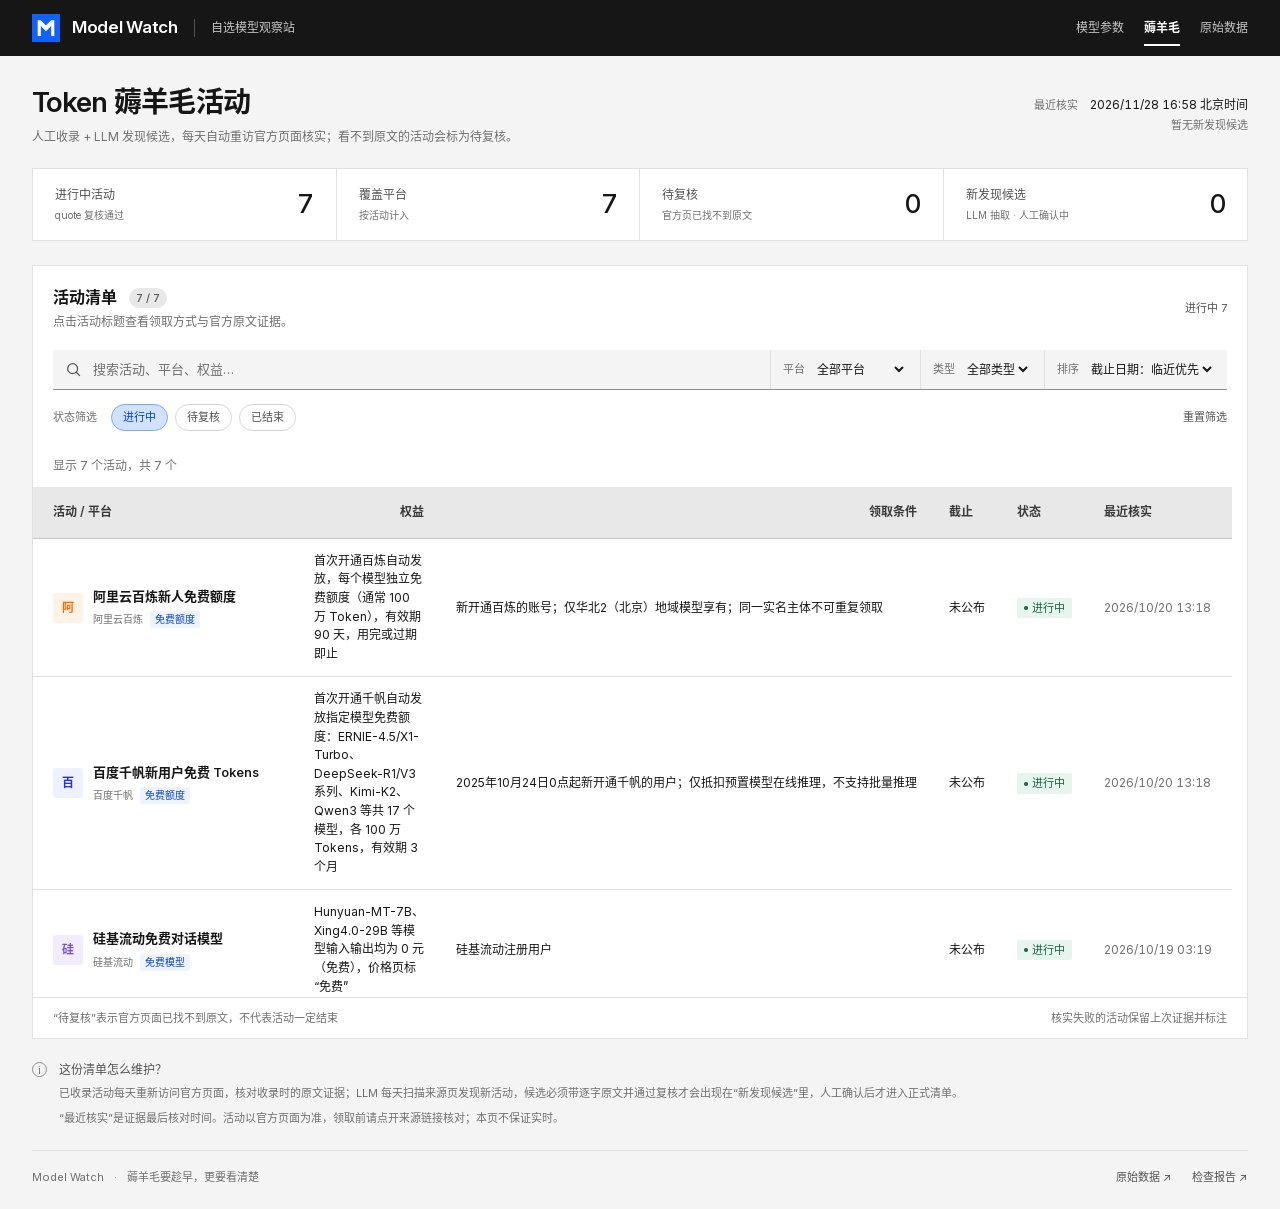
<file: deals.html>
<!doctype html>
<html lang="zh-CN">
<head>
  <meta charset="utf-8">
  <meta name="viewport" content="width=device-width, initial-scale=1">
  <meta name="theme-color" content="#f7f8fa">
  <meta name="description" content="AI 平台 token 薅羊毛活动清单，每日自动核实官方页面。">
  <title>Token 薅羊毛 · Model Watch</title>
  <link rel="icon" href="assets/mark.svg?v=20261027d" type="image/svg+xml">
  <link rel="preload" href="assets/fonts/inter-variable.woff2" as="font" type="font/woff2" crossorigin>
  <link rel="prefetch" href="index.html">
  <link rel="stylesheet" href="assets/fonts.css">
  <link rel="stylesheet" href="assets/style.css?v=20261027d">
  <link rel="stylesheet" href="assets/deals.css?v=20261027c">
  <script src="assets/nav.js?v=20261027c" defer></script>
  <script src="assets/deals.js?v=20261027c" defer></script>
</head>
<body>
  <header class="topbar"><a class="brand" href="index.html"><img class="mark" src="assets/mark.svg?v=20261027d" alt="" width="28" height="28">Model Watch<span class="brand-note">自选模型观察站</span></a><nav class="site-nav" aria-label="页面"><a href="index.html">模型参数</a><a href="deals.html" aria-current="page">薅羊毛</a><div class="raw-menu"><button id="raw-toggle" class="nav-button" type="button" aria-expanded="false" aria-controls="raw-panel">原始数据</button><div id="raw-panel" class="raw-panel" hidden><a href="data/models.json" target="_blank" rel="noopener">模型 JSON</a><a href="data/deals.json" target="_blank" rel="noopener">活动 JSON</a><a href="data/models.md" target="_blank" rel="noopener">Markdown 表格</a><a href="watchlist.json" target="_blank" rel="noopener">关注规则</a></div></div></nav></header>
  <main id="view-deals">
    <section class="intro">
      <div><h1>Token 薅羊毛活动</h1><p class="intro-note">人工收录 + LLM 发现候选，每天自动重访官方页面核实；看不到原文的活动会标为待复核。</p></div>
      <div class="update"><span class="update-label">最近核实</span><time id="d-checked">正在读取…</time><span class="update-note" id="d-pending-count">候选：读取中…</span></div>
    </section>
    <section class="stats" aria-label="活动概览">
      <div class="stat"><span>进行中活动</span><strong id="d-active-count">—</strong><small>quote 复核通过</small></div>
      <div class="stat"><span>覆盖平台</span><strong id="d-provider-count">—</strong><small>按活动计入</small></div>
      <div class="stat"><span>待复核</span><strong id="d-stale-count">—</strong><small>官方页已找不到原文</small></div>
      <div class="stat"><span>新发现候选</span><strong id="d-candidate-count">—</strong><small>LLM 抽取 · 人工确认中</small></div>
    </section>
    <section class="catalog" aria-labelledby="d-catalog-title">
      <div class="catalog-heading"><div><h2 id="d-catalog-title">活动清单 <span id="d-result-count" class="count">—</span></h2><p>点击活动标题查看领取方式与官方原文证据。</p></div><span id="d-verify-badge" class="source-badge"></span></div>
      <div class="controls">
        <label class="search"><svg class="search-icon" viewBox="0 0 20 20" fill="none" aria-hidden="true"><circle cx="8.5" cy="8.5" r="5.5" stroke="currentColor" stroke-width="1.4"/><path d="m12.5 12.5 4 4" stroke="currentColor" stroke-width="1.4"/></svg><input id="d-search" type="search" placeholder="搜索活动、平台、权益…" aria-label="搜索活动、平台、权益"></label>
        <label class="select-wrap"><span>平台</span><select id="d-provider" aria-label="筛选平台"><option value="">全部平台</option></select></label>
        <label class="select-wrap"><span>类型</span><select id="d-kind" aria-label="筛选类型"><option value="">全部类型</option></select></label>
        <label class="select-wrap"><span>排序</span><select id="d-sort" aria-label="排序方式"><option value="deadline">截止日期：临近优先</option><option value="provider">平台 A → Z</option><option value="verified">最近核实优先</option></select></label>
      </div>
      <div class="filterbar"><span class="filter-label">状态筛选</span><div class="chips" role="group" aria-label="状态筛选，可多选"><button type="button" data-filter="active" aria-pressed="true">进行中</button><button type="button" data-filter="stale" aria-pressed="false">待复核</button><button type="button" data-filter="expired" aria-pressed="false">已结束</button></div><button id="d-reset" class="reset" type="button">重置筛选</button></div>
      <p id="d-status" class="status" role="status" aria-live="polite">正在读取活动数据…</p>
      <div id="d-error" class="error" hidden><h3>暂时无法读取数据</h3><p id="d-error-message"></p><button id="d-retry" type="button">重新加载</button></div>
      <div class="table-scroll" tabindex="0" role="region" aria-label="活动列表，窄屏可左右滚动">
        <table><caption class="sr-only">薅羊毛活动清单；点击活动名称查看完整信息与证据</caption><thead><tr><th scope="col">活动 / 平台</th><th scope="col">权益</th><th scope="col">领取条件</th><th scope="col">截止</th><th scope="col">状态</th><th scope="col">最近核实</th></tr></thead><tbody id="d-deals"></tbody></table>
      </div>
      <div id="d-empty" class="empty" hidden><span aria-hidden="true">⌕</span><h3>没有匹配的活动</h3><p>试试其他关键词，或减少筛选条件。</p><button id="d-empty-reset" type="button">清除筛选</button></div>
      <div class="table-footer"><span>“待复核”表示官方页面已找不到原文，不代表活动一定结束</span><span>核实失败的活动保留上次证据并标注</span></div>
    </section>
    <section id="d-pending-section" class="catalog pending-catalog" hidden aria-labelledby="d-pending-title">
      <div class="catalog-heading"><div><h2 id="d-pending-title">新发现（待确认）<span id="d-pending-badge" class="count">0</span></h2><p>LLM 从来源页抽取、且原文复核通过的候选。核对无误后把条目写进 deals.json 即可正式收录。</p></div><span class="source-badge">人工确认后才进入清单</span></div>
      <ul id="d-pending-list" class="pending-list"></ul>
    </section>
    <aside class="notes"><span class="info-icon" aria-hidden="true">i</span><div><strong>这份清单怎么维护？</strong><p>已收录活动每天重新访问官方页面，核对收录时的原文证据；LLM 每天扫描来源页发现新活动，候选必须带逐字原文并通过复核才会出现在“新发现候选”里，人工确认后才进入正式清单。</p><p>“最近核实”是证据最后核对时间。活动以官方页面为准，领取前请点开来源链接核对；本页不保证实时。</p></div></aside>
    <footer><span>Model Watch <span class="footer-dot">·</span> 薅羊毛要趁早，更要看清楚</span><div><a href="data/deals.json" target="_blank" rel="noopener">原始数据 ↗</a><a href="data/deals_checks.json" target="_blank" rel="noopener">检查报告 ↗</a></div></footer>
  </main>
  <dialog id="d-detail" aria-labelledby="d-detail-title"><div class="dialog-top"><span class="eyebrow">DEAL DETAILS</span><button id="d-close-detail" class="close" aria-label="关闭详情">×</button></div><h2 id="d-detail-title"></h2><p id="d-detail-provider" class="model-id"></p><dl id="d-detail-fields"></dl><details id="d-evidence-panel" class="evidence-panel"><summary>查看收录时的官方原文证据</summary><div id="d-detail-evidence"></div></details><p class="detail-note">证据是收录时从官方页面复制的原文，每次运行都会重新核对其是否仍在页面上。活动细节以来源页面为准。</p><a id="d-detail-source" class="detail-source" target="_blank" rel="noopener noreferrer">打开活动来源 ↗</a></dialog>
  <noscript><p class="no-js">请启用 JavaScript，或查看 <a href="data/deals.json">JSON 数据</a>。</p></noscript>
</body>
</html>
</file>
<file: assets/fonts.css>
/* Self-hosted Inter, Source Han Sans SC and JetBrains Mono. */
@font-face{font-family:Inter;src:url("fonts/inter-variable.woff2") format("woff2");font-style:normal;font-weight:100 900;font-display:swap;}
@font-face{font-family:"Model Watch CJK";src:url("fonts/source-han-sc-regular-full.woff2") format("woff2");font-style:normal;font-weight:400;font-display:swap;unicode-range:U+20-7E,U+A0-103,U+110-113,U+11A-11B,U+128-12B,U+143-144,U+147-148,U+14C-14F,U+152-153,U+168-16D,U+192,U+1A0-1A1,U+1AF-1B0,U+1CD-1DC,U+1F8-1F9,U+251,U+261,U+2BB,U+2C7,U+2C9-2CB,U+2D9,U+2EA-2EB,U+300-301,U+304,U+307,U+30C,U+391-3A1,U+3A3-3A9,U+3B1-3C9,U+401,U+410-44F,U+451,U+1100-11FF,U+1E3E-1E3F,U+1EA0-1EF9,U+2002-2003,U+2010-2016,U+2018-201A,U+201C-201E,U+2020-2022,U+2025-2027,U+2030,U+2032-2033,U+2035,U+2039-203C,U+2042,U+2047-2049,U+2051,U+2074,U+20A9,U+20AB-20AC,U+20DD-20DE,U+2100,U+2103,U+2105,U+2109-210A,U+210F,U+2113,U+2116,U+2121-2122,U+2126-2127,U+212B,U+212E,U+2135,U+213B,U+2160-216B,U+2170-217B,U+2190-2199,U+21B8-21B9,U+21C4-21C6,U+21CB-21CC,U+21D0,U+21D2,U+21D4,U+21E6-21E9,U+21F5,U+2200,U+2202-2203,U+2205-220B,U+220F,U+2211-2213,U+2215,U+221A,U+221D-2220,U+2223,U+2225-222E,U+2234-2237,U+223D,U+2243,U+2245,U+2248,U+224C,U+2252,U+2260-2262,U+2264-2267,U+226A-226B,U+226E-226F,U+2272-2273,U+2276-2277,U+2282-2287,U+228A-228B,U+2295-2299,U+22A0,U+22A5,U+22BF,U+22DA-22DB,U+22EF,U+2305-2307,U+2312,U+2318,U+2329-232A,U+23B0-23B1,U+23BE-23CC,U+23CE,U+23DA-23DB,U+2423,U+2460-25AB,U+25B1-25B3,U+25B6-25B7,U+25BC-25BD,U+25C0-25C1,U+25C6-25CC,U+25CE-25D3,U+25E2-25E6,U+25EF,U+2600-2603,U+2605-2606,U+2609,U+260E-260F,U+2616-2617,U+261C-261F,U+262F,U+2640-2642,U+2660-266F,U+2672-267D,U+26A0,U+26BD-26BE,U+2702,U+2713,U+271A,U+273D,U+273F-2740,U+2756,U+2776-2793,U+27A1,U+2934-2935,U+29BF,U+29FA-29FB,U+2B05-2B07,U+2B1A,U+2B95,U+2E3A-2E3B,U+2E80-2E99,U+2E9B-2EF3,U+2F00-2FD5,U+2FF0-303F,U+3041-3096,U+3099-30FF,U+3105-312F,U+3131-318E,U+3190-31E5,U+31EF-321E,U+3220-332B,U+332D-4DBF,U+4E00-9FFF,U+A960-A97C,U+AC00-D7A3,U+D7B0-D7C6,U+D7CB-D7FB,U+F900-FA6D,U+FB00-FB04,U+FE10-FE19,U+FE30-FE52,U+FE54-FE66,U+FE68-FE6B,U+FF01-FFBE,U+FFC2-FFC7,U+FFCA-FFCF,U+FFD2-FFD7,U+FFDA-FFDC,U+FFE0-FFE6,U+FFE8-FFEE,U+1F100-1F10C,U+1F110-1F16C,U+1F170-1F1AC,U+1F200-1F202,U+1F210-1F23B,U+1F240-1F248,U+1F250-1F251,U+2000B,U+20021,U+20024,U+2003E,U+20046,U+2004E,U+20068,U+20086-20087,U+20089-2008A,U+20094,U+200A2,U+200A4,U+200B0,U+200CA-200CD,U+200D1,U+200D7,U+200EE,U+200F5,U+2010C,U+2010E,U+20118,U+2012C,U+20158,U+20164,U+201A2,U+201A4,U+201A9,U+201AB,U+201C1,U+201D4,U+201F2,U+20204,U+2020C,U+20213-20214,U+20239,U+2025B,U+20274-20275,U+2028E,U+20299,U+2029E,U+202A0,U+202B7,U+202BF-202C0,U+202E5,U+2030A,U+20325,U+2032B,U+20341,U+20345-20347,U+20371,U+2037E-20381,U+203A0,U+203A7,U+203B5,U+203C9,U+203CB,U+203F5,U+203F9,U+203FC,U+20413-20414,U+2041F,U+2042D,U+2044A,U+20465,U+20487,U+2048E,U+20491-20492,U+204A3,U+204D7,U+204FC,U+204FE,U+20509,U+2053F,U+20547,U+2058E,U+205A5,U+205B1,U+205B3,U+205C3,U+205CA,U+205D0,U+205D5-205D6,U+205DF-205E0,U+205EB,U+20611,U+20615,U+20619-2061A,U+20628,U+20630,U+20656,U+20676,U+206EC,U+2070E,U+20731,U+2074F,U+20779,U+207C8,U+20807,U+2082C,U+2083A,U+20873,U+20895,U+208B9,U+208D5,U+2090E,U+20916,U+20923,U+20954,U+20979,U+2097C,U+20984,U+2099D,U+209E7,U+20A11,U+20A50,U+20A64,U+20A6F,U+20A8A,U+20AB4,U+20AC2,U+20ACD,U+20AD3,U+20B0D,U+20B1D,U+20B8F,U+20B9F,U+20BA8-20BA9,U+20BB7,U+20BBF,U+20BC6,U+20BCB,U+20BE2,U+20BEB,U+20BFB,U+20BFF,U+20C0B,U+20C0D,U+20C20,U+20C34,U+20C3A-20C3B,U+20C41-20C43,U+20C53,U+20C65,U+20C77-20C78,U+20C7C,U+20C8D,U+20C96,U+20C9C,U+20CB5,U+20CB8,U+20CCF-20CD0,U+20CD3-20CD6,U+20CDD,U+20CED,U+20CFF,U+20D15,U+20D28,U+20D31-20D32,U+20D45-20D49,U+20D4C-20D4E,U+20D58,U+20D6F,U+20D71,U+20D74,U+20D7C,U+20D7E-20D7F,U+20D96,U+20D9C,U+20DA7,U+20DB2,U+20DC8,U+20DE1,U+20E04,U+20E09-20E0A,U+20E0D-20E11,U+20E16,U+20E1D,U+20E4C,U+20E64,U+20E6D,U+20E73,U+20E75-20E7B,U+20E8C,U+20E95-20E96,U+20E98,U+20E9D,U+20EA2,U+20EAA-20EAC,U+20EB6,U+20ED7-20ED8,U+20EDD,U+20EF8-20EFB,U+20F1D,U+20F26,U+20F2D-20F2E,U+20F30-20F31,U+20F3B,U+20F4C,U+20F5F,U+20F64,U+20F8D,U+20F90,U+20FAD,U+20FB4-20FB6,U+20FBC,U+20FDF,U+20FEA-20FED,U+21014,U+2101D-2101E,U+2104F,U+2105C,U+2106F,U+21075-21078,U+2107B,U+21088,U+21096,U+2109D,U+210B4,U+210BF-210C1,U+210C7-210C9,U+210CF,U+210D3,U+210E4,U+210F4-210F6,U+2112F,U+2113B,U+2113D,U+21145,U+21148,U+2114F,U+21155,U+21180,U+21187,U+211D9,U+21201,U+2123C-2123D,U+2124F,U+21255,U+21274,U+2127B-2127C,U+2128D,U+212A8-212A9,U+212B0,U+212D7,U+212E3-212E4,U+212FD-212FE,U+21302-21305,U+2131B,U+21336,U+2133A,U+21344,U+21375-21376,U+2138E,U+21398,U+2139A,U+2139C,U+213C4-213C6,U+213ED,U+213FE,U+21413,U+21416,U+21424,U+2143F,U+21452,U+21454-21455,U+2146D-2146E,U+2148A,U+21497,U+214B6,U+214E8,U+214FD,U+21577,U+21582,U+21594,U+21596,U+215D7,U+2160A,U+21613,U+21619,U+2163E,U+21647,U+21661,U+21692,U+216B4,U+216B8,U+216BA,U+216C0-216C2,U+216D3,U+216D5,U+216DF,U+216E6-216E8,U+216FA-216FC,U+216FE,U+21706,U+2170D,U+21710,U+21726-21727,U+2173A-2173C,U+21742,U+21757,U+2176C-21771,U+21773-21774,U+217AB,U+217B0-217B5,U+217C3,U+217C7,U+217D9-217DC,U+217DF,U+217EF,U+217F5-217F6,U+217F8-217FC,U+21820,U+21828-2182A,U+2182D,U+21839-2183B,U+21840,U+21845,U+21852,U+2185E,U+21861-21864,U+21877,U+2187B,U+21883-21885,U+2189E-218A2,U+218BD-218BF,U+218D1,U+218D6-218D9,U+218FA,U+21903-21905,U+21910-21912,U+21915,U+2191C,U+21922,U+21927,U+2193B,U+21944,U+21958,U+2196A,U+2197C,U+21980,U+21983,U+21988,U+21996,U+219C3,U+219DB,U+219F3,U+21A1A,U+21A2D,U+21A34,U+21A45,U+21A4B,U+21A63,U+21B44,U+21BC1-21BC2,U+21C2A,U+21C56,U+21C70,U+21CA2,U+21CA5,U+21CAC,U+21D2D,U+21D45-21D46,U+21D53,U+21D5E,U+21D62,U+21D78,U+21D90,U+21D92,U+21D9C,U+21DA1,U+21DB6-21DB7,U+21DBA,U+21DCA,U+21DD1,U+21DE0,U+21DEB,U+21DF9,U+21E1C,U+21E23,U+21E33-21E34,U+21E37,U+21E3D,U+21E89,U+21EA4,U+21EA8,U+21EC8,U+21ED5,U+21F0F,U+21F15,U+21F1E,U+21F5C,U+21F6A,U+21F76,U+21F9E,U+21FA1,U+21FE8,U+21FFA,U+22045,U+22049,U+2207E,U+2209A,U+220C7,U+220FC,U+2212A,U+2215B,U+22173,U+2217A-2217B,U+221A1,U+221C1,U+221C3,U+22208,U+22218,U+2227C,U+2231E,U+22321,U+22325,U+223AD,U+223BD,U+223D0,U+223D7,U+223FA,U+22465,U+22471,U+2248B,U+22491,U+224B0,U+224BC,U+224C1,U+224C9,U+224CC,U+224E1,U+224ED,U+22513,U+2251B,U+22530,U+22554,U+2258D,U+225AF,U+225BE,U+22609,U+2261B-2261C,U+2262B,U+22668,U+2267A,U+22696,U+22698,U+226F3-226F6,U+22712,U+22714,U+2271B,U+2271F,U+2272A,U+22775,U+22781,U+22796,U+227B4-227B5,U+227CD,U+22803,U+2285B,U+2285F-22860,U+22871,U+228AB,U+228AD,U+228C1,U+228F7,U+22926,U+22939,U+2294F,U+22967,U+2296B,U+22980,U+2298F,U+22993,U+22A66,U+22AB8,U+22ACF,U+22AD5,U+22AE6,U+22AE8,U+22B0E,U+22B22,U+22B3F,U+22B43,U+22B46,U+22B4F-22B50,U+22B6A,U+22BA6,U+22BCA,U+22BCE,U+22C1D,U+22C24,U+22C26-22C27,U+22C38,U+22C4C,U+22C51,U+22C55,U+22C62,U+22C6F,U+22C88,U+22C9B,U+22CA1,U+22CA9,U+22CB2,U+22CB7,U+22CC2,U+22CC6,U+22CC9,U+22D07-22D08,U+22D12,U+22D44,U+22D4C,U+22D67,U+22D8D,U+22D95,U+22DA0,U+22DA3-22DA4,U+22DB7,U+22DE1,U+22DEE,U+22E0D,U+22E36,U+22E42,U+22E78,U+22E8B,U+22EB3,U+22EE0,U+22EEF,U+22F74,U+22FCC,U+22FE3,U+22FEB,U+23033,U+23044,U+2304B,U+23066,U+2307D-2307E,U+2308E,U+230B7,U+230BC,U+230DA,U+230FD,U+23103,U+2313D,U+2317D,U+23182,U+231A4-231A5,U+231B3,U+231B6,U+231C3-231C4,U+231C8-231C9,U+231EA,U+231F5,U+231F7-231F9,U+2320F,U+23225,U+2322F,U+23231-23234,U+23256,U+2325E,U+23262,U+23281,U+23289-2328A,U+232AB-232AD,U+232D2,U+232E0-232E1,U+23300,U+2330A,U+2331F,U+23343,U+23372,U+233B4,U+233CC,U+233D0,U+233D2-233D3,U+233D5,U+233DA,U+233DE-233DF,U+233E4,U+233E6,U+233F4-233F5,U+233F9-233FA,U+233FE,U+23400,U+2343F,U+2344A-2344B,U+23450-23451,U+23465,U+2346F,U+23472,U+234E4-234E5,U+23519,U+23530,U+23551,U+2355A,U+23567,U+23584,U+23594-23595,U+23599,U+2359C,U+235BB,U+235C4,U+235CB,U+235CD-235CF,U+235F3,U+23600,U+23617,U+2361A,U+23638-2363C,U+23640,U+23647,U+23659,U+2365F,U+23677,U+2368E,U+2369E,U+236A6,U+236AD,U+236BA,U+236DF,U+236EE,U+23703,U+2370C,U+23716,U+2371C,U+23720,U+2372D,U+2372F,U+2373F,U+23763-23764,U+23766,U+23781,U+237A2,U+237BC,U+237C2,U+237D5-237D7,U+237E7,U+237F1,U+237FF,U+23824,U+2383A,U+2383D,U+239C2,U+23A98,U+23AA7,U+23AD9,U+23ADB,U+23AEE,U+23AFA,U+23B1A,U+23B5A,U+23C63,U+23C7F,U+23C97-23C9B,U+23CB5,U+23CB7,U+23CBE,U+23CC7-23CC9,U+23CFC-23D00,U+23D0E,U+23D18,U+23D40,U+23D5B,U+23D7E,U+23D8F,U+23DB6-23DBD,U+23DD3,U+23DE3,U+23DF8-23DFA,U+23E06,U+23E11,U+23E23,U+23E2C-23E31,U+23E39,U+23E88-23E8B,U+23EB9,U+23EBF,U+23ED7,U+23EF7-23EFC,U+23F35,U+23F41,U+23F4A,U+23F61,U+23F7E-23F82,U+23F8F,U+23FB4,U+23FB7,U+23FC0,U+23FC5,U+23FEB-23FF0,U+24011,U+24039-2403D,U+2404B,U+24057,U+24085,U+2408B-2408D,U+24091,U+24096,U+240C9,U+240E1,U+240EC,U+24103-24104,U+2410F,U+24119,U+2413F-24140,U+24144,U+2414E,U+24155-24157,U+2415C,U+2415F,U+24161,U+24177,U+2417A,U+241A3-241A5,U+241AC,U+241B5,U+241C6,U+241CD,U+241E2,U+241FC,U+241FE,U+2420E,U+2421B,U+2424B,U+24256,U+24259,U+24276-24278,U+24284,U+24293,U+24295,U+242A5,U+242BF,U+242C1,U+242C9-242CA,U+242EE,U+242F1,U+242FA,U+2430D,U+2431A,U+24334,U+24348,U+24362-24365,U+2438C,U+24396,U+2439C-2439D,U+243BC-243BD,U+243C1,U+243D0,U+243E9-243EA,U+243F2,U+243F8,U+24404,U+24435-24436,U+2445A-2445B,U+24473,U+24487-24488,U+244B9,U+244BC,U+244CE,U+244D3,U+244D6,U+24505,U+24521,U+24578,U+245C8,U+24618,U+24629-2462A,U+24665,U+24674,U+24697,U+246A5,U+246D4,U+24706,U+24725,U+2472F,U+2478F,U+247E0,U+247F1,U+24812,U+24823,U+24882,U+24896,U+248E9,U+248F0-248F3,U+248FB,U+248FF-24901,U+2490C,U+24916-24917,U+24919,U+2492F,U+24933-24934,U+2493E-24943,U+24962-24963,U+24974-24976,U+2497B,U+2497F,U+24982,U+24988-2498F,U+24994,U+249A4,U+249A7,U+249A9,U+249AB-249AD,U+249B7-249BB,U+249C5,U+249D0,U+249DA-249DB,U+249DE-249DF,U+249E3,U+249E5,U+249EC-249ED,U+249F6-249F9,U+249FB,U+24A01,U+24A0E,U+24A12-24A13,U+24A15,U+24A21-24A2A,U+24A3E,U+24A42,U+24A45,U+24A4A,U+24A4D-24A51,U+24A5D,U+24A65-24A67,U+24A71,U+24A77-24A7A,U+24A7D,U+24A8C,U+24A93-24A96,U+24AA4-24AA7,U+24AB1-24AB3,U+24ABA-24ABC,U+24AC0,U+24AC7,U+24AC9-24ACA,U+24AD1,U+24ADF,U+24AE2,U+24AE9,U+24B0F,U+24B56,U+24B6E-24B6F,U+24BF5,U+24C09,U+24C16,U+24C9E-24C9F,U+24CC9,U+24CD9,U+24D06,U+24D13-24D14,U+24DB8,U+24DEA-24DEB,U+24E04,U+24E0E,U+24E37,U+24E3B,U+24E50,U+24E6A,U+24E8B,U+24EA5,U+24EA7,U+24F0E,U+24F5C,U+24F82,U+24F86,U+24F97,U+24F9A,U+24FA9,U+24FB8,U+24FC2,U+24FF2,U+2502C,U+2504A,U+25052,U+25055,U+2509D,U+25122,U+2512B,U+25148,U+2517D-2517E,U+251A9,U+251CD,U+251E3,U+251E5-251E7,U+2521E,U+25220-25221,U+2524C,U+25250,U+25299,U+252C7,U+252D8,U+2530E,U+25311,U+25313,U+2533E,U+253B5,U+253FE,U+25419,U+25425,U+2542E-25430,U+25446,U+2546C,U+2546E,U+2548E,U+2549A,U+254D9,U+2550E,U+25531-25532,U+25535,U+2553F,U+2555B-2555E,U+25562,U+25565-25566,U+25581,U+25584,U+2558F,U+255A7-255A8,U+255B9,U+255D5,U+255DB,U+255E0,U+25605,U+25635,U+25651,U+2567F,U+25683,U+25695,U+256E3,U+256F6,U+25706,U+2571D,U+25725,U+2573D,U+25771-25772,U+257A9,U+257B4,U+257C7,U+257DF-257E1,U+25832,U+2583A,U+25857,U+2585D,U+25872,U+25874,U+258C8,U+258DE,U+258E1,U+25903,U+25946,U+25956,U+25978,U+259AC,U+259C4,U+259CC,U+259D4,U+25A54,U+25A95,U+25A9C,U+25AAE-25AAF,U+25AD7,U+25AE3-25AE4,U+25AE9,U+25AF1,U+25B74,U+25B89,U+25B97,U+25BB2-25BB4,U+25BC6,U+25BE4,U+25BE8,U+25C01,U+25C06,U+25C21,U+25C4A-25C4B,U+25C64-25C65,U+25C91,U+25CA4,U+25CC0-25CC1,U+25CFE,U+25D20,U+25D30,U+25D43,U+25D99,U+25DA1,U+25DB9,U+25E0E,U+25E2E,U+25E44,U+25E49,U+25E56,U+25E62,U+25E65,U+25E81-25E83,U+25EA6,U+25EBC,U+25EC2,U+25ED7-25ED8,U+25EE8,U+25F1A,U+25F23,U+25F4B,U+25F5C,U+25FD4,U+25FE0-25FE2,U+25FFB,U+2600C,U+26017,U+26021,U+26029,U+26048,U+26057,U+26060,U+26064,U+26083,U+26097,U+260A4-260A5,U+260ED,U+26102,U+26121,U+26159-2615C,U+261AD-261AE,U+261B2,U+261DD,U+26221-26222,U+26258,U+26261,U+2626A-2626B,U+26270,U+26286,U+262D0,U+26335,U+2634B-2634C,U+26351,U+263BE,U+263F5,U+263F8,U+26402,U+26410-26412,U+2644A,U+26469,U+26484,U+26488-26489,U+2648D,U+26498,U+26512,U+26572,U+265A0,U+265A4,U+265AD,U+265BF,U+26612,U+26626,U+26676,U+2667E,U+266AF-266B1,U+266B5,U+266DA,U+266E8,U+266FC,U+26716,U+2671D,U+26741,U+2677C,U+26799,U+267B3-267B4,U+267CC,U+267D8,U+2681C,U+26846,U+2685E,U+2686E,U+26888,U+2688A,U+26893,U+268C7,U+268DD,U+268EA,U+2690E,U+26911,U+26926,U+26939,U+26951,U+2696F,U+26999,U+269A8,U+269B5,U+269DD,U+269F2,U+269FA,U+26A1E,U+26A2D-26A2E,U+26A34,U+26A42,U+26A51-26A52,U+26A58,U+26A8C,U+26AB7,U+26AFF,U+26B05,U+26B0A,U+26B13,U+26B15,U+26B23,U+26B28,U+26B50-26B53,U+26B5B-26B5C,U+26B75,U+26B82,U+26B96-26B97,U+26B9D,U+26BB3,U+26BC0,U+26BF7,U+26C21,U+26C29,U+26C40-26C41,U+26C46,U+26C73,U+26C7E-26C82,U+26C9E,U+26CA4,U+26CB7-26CB8,U+26CBD,U+26CC0,U+26CC3,U+26CD1,U+26CDD,U+26D22-26D2A,U+26D51,U+26D74,U+26DA0-26DA7,U+26DAE,U+26DDC,U+26DEA-26DEB,U+26DF0,U+26E00,U+26E05,U+26E07,U+26E12,U+26E40,U+26E42-26E45,U+26E65,U+26E6E,U+26E72,U+26E77,U+26E84,U+26E88,U+26E8B,U+26E99,U+26ED0-26ED7,U+26F26,U+26F73-26F74,U+26F94,U+26F9F,U+26FA1,U+26FBE,U+26FDE-26FDF,U+26FF6-26FF8,U+2700E,U+2704B,U+27052-27053,U+27088,U+270AD-270AF,U+270CD,U+270D2,U+270F0,U+270F4,U+270F8,U+27109,U+2710C-2710D,U+27126-27127,U+27139,U+27144,U+27164-27165,U+27175,U+271CD,U+2721B,U+27267,U+27280,U+27285,U+2728B,U+272B2,U+272B6,U+272E6,U+27352,U+2739A,U+273DA-273DB,U+273FE-273FF,U+27410,U+27422,U+27449,U+27450,U+27484,U+27486,U+274BD,U+27574,U+275A3,U+275E0,U+275E4,U+275FD-275FF,U+27607,U+2760C,U+27614-27615,U+27625,U+27631-27632,U+27639,U+27655-27657,U+27684,U+27693-27694,U+2770E-2770F,U+27723,U+27735-27736,U+27741,U+27752,U+2775E,U+27784-27785,U+277CC,U+27858,U+27870,U+2789D,U+278B2,U+278C8,U+27924,U+27967,U+2797A,U+27985,U+279A0,U+279B4,U+279DD,U+279FD,U+27A0A,U+27A0E,U+27A3E,U+27A51,U+27A53,U+27A59,U+27A79,U+27A84,U+27ABD-27ABE,U+27AF4,U+27B02,U+27B06,U+27B0B,U+27B18,U+27B38-27B3A,U+27B48,U+27B65,U+27BB3,U+27BBE,U+27BC7,U+27BEF,U+27BF4,U+27C12,U+27C3C,U+27C6C,U+27CB1,U+27CB8,U+27CC5,U+27CEF,U+27D2F,U+27D53-27D54,U+27D66,U+27D73,U+27D84,U+27D8F,U+27D98,U+27DA0,U+27DBD,U+27DDC,U+27E10,U+27E4D,U+27E4F,U+27E7D,U+27EAF,U+27F1B,U+27F2E,U+27FB7,U+27FF9,U+28002,U+28009,U+2801E,U+28023-28024,U+28048,U+28083,U+2808A,U+28090,U+280BB,U+280BD-280BE,U+280E8-280E9,U+280F4,U+2812E,U+2814F,U+2815D,U+2816F,U+28189,U+281AF,U+281BC,U+28207,U+28218,U+2821A,U+28256,U+28277,U+2827C,U+28282,U+2829B,U+282CD,U+282E2,U+282F3,U+28306,U+28318,U+2832F,U+2833A,U+28365,U+2836D,U+2837D,U+2838A,U+283CD,U+283F6,U+28408,U+2840C,U+28412,U+28455,U+28468,U+2846C,U+28473,U+28482,U+284DC,U+28501,U+2853C-2853D,U+2856B-2856C,U+285C8-285C9,U+285E8,U+285F4,U+28600,U+2860B,U+28625,U+2863B,U+28678,U+28695,U+286AA-286AB,U+286B2,U+286BC,U+286D7-286D8,U+286E6,U+286FA,U+2870F,U+28713,U+287E0,U+28804,U+2882B,U+2890D,U+28933,U+28946,U+28948-28949,U+28956,U+28964,U+28968,U+2896B-2896D,U+2897E,U+28987-28989,U+289A8,U+289AA-289AB,U+289B8,U+289BA-289BC,U+289C0,U+289DC,U+289DE,U+289E1,U+289E3-289E4,U+289E7-289E8,U+289F9-289FC,U+28A0F,U+28A16,U+28A1E,U+28A25,U+28A29,U+28A32,U+28A36,U+28A43-28A4B,U+28A59-28A5A,U+28A71,U+28A81-28A83,U+28A99-28A9C,U+28AC0,U+28AC6,U+28ACB-28ACE,U+28ADD-28AE5,U+28AEA,U+28AFC,U+28B0C,U+28B13,U+28B21-28B22,U+28B2B-28B2D,U+28B2F,U+28B46,U+28B49,U+28B4C,U+28B4E,U+28B50,U+28B63-28B66,U+28B6C,U+28B8F,U+28B99,U+28B9C-28B9D,U+28BB9,U+28BC1-28BC2,U+28BC5,U+28BD4,U+28BD7,U+28BD9-28BDA,U+28BE7-28BEC,U+28BEF,U+28BF5,U+28BFF,U+28C03,U+28C09,U+28C1C-28C1D,U+28C23,U+28C26,U+28C2B,U+28C30,U+28C39,U+28C3B,U+28C47,U+28C4F,U+28C51,U+28C54,U+28CCA,U+28CCD,U+28CD2,U+28CDD,U+28D10,U+28D34,U+28D71,U+28D8A,U+28D99,U+28DA1,U+28DB9,U+28DFB,U+28E0F,U+28E17,U+28E1F,U+28E36,U+28E39,U+28E65-28E66,U+28E89,U+28E97,U+28E99,U+28EAC,U+28EB2-28EB3,U+28ED9,U+28EE7,U+28EEB,U+28EF6,U+28F32,U+28FC5,U+28FF8,U+29079,U+29088,U+2908B,U+29093,U+290AF-290B1,U+290C0,U+290E4-290E5,U+290EC-290ED,U+2910D,U+29110,U+2913C,U+2914D,U+2915B,U+2915E,U+29170,U+2919C,U+291A8,U+291D5,U+291E3,U+291EB,U+292A0,U+292B1,U+2941D,U+29420,U+29433,U+2943F,U+29448,U+29490,U+294D0,U+294D9-294DA,U+294DE,U+294E5,U+294E7,U+29509,U+2959E,U+295B0,U+295B8,U+295CF,U+295D7,U+295E9,U+295F4,U+2967F,U+296F0,U+29719,U+29720,U+29732,U+29750,U+297D4,U+29810,U+2983B,U+29857,U+298A4,U+298C6,U+298D1,U+298EA,U+298F1,U+298FA,U+29903,U+29905,U+2992F,U+29945,U+29947-29949,U+2995D,U+2996A,U+2999D,U+299C3,U+299C9,U+29A28,U+29A4D,U+29A72,U+29B05,U+29B0E,U+29BD5,U+29C73,U+29CAD,U+29D3E,U+29D4B,U+29D5A,U+29D7C,U+29D98,U+29D9B,U+29DDB,U+29DF6,U+29E06,U+29E15,U+29E2D,U+29E3D,U+29E49,U+29E68,U+29E8A,U+29EAC,U+29EB0,U+29EC3-29EC4,U+29EDB,U+29EE9,U+29EF8,U+29F23,U+29F30,U+29F7E,U+29F83,U+29F8C,U+29FB7,U+29FCE,U+29FD7,U+29FDE,U+2A014,U+2A01A,U+2A02F,U+2A082,U+2A087,U+2A0B9,U+2A0E1,U+2A0ED,U+2A0F3,U+2A0F8-2A0F9,U+2A0FE,U+2A107,U+2A123,U+2A133-2A134,U+2A150,U+2A190,U+2A192-2A193,U+2A1AB,U+2A1B4-2A1B5,U+2A1DF,U+2A1F5,U+2A220,U+2A233,U+2A293,U+2A29F,U+2A2AD,U+2A2B2,U+2A2B4,U+2A2B6,U+2A2BA,U+2A2BD,U+2A2DF,U+2A2FF,U+2A351,U+2A38C,U+2A3A9,U+2A3ED,U+2A434,U+2A437,U+2A45B,U+2A4D0,U+2A4DF,U+2A5C6,U+2A5CB,U+2A5F1,U+2A601-2A602,U+2A61A,U+2A632,U+2A64A,U+2A65B,U+2A664,U+2A6A9,U+2A6B2,U+2A736,U+2A7DD,U+2A8FB,U+2A917,U+2A9E6,U+2AA30,U+2AA36,U+2AA58,U+2ADFF,U+2AFA2,U+2B127-2B128,U+2B137-2B138,U+2B1ED,U+2B300,U+2B363,U+2B36F,U+2B372,U+2B37D,U+2B404,U+2B410,U+2B413,U+2B461,U+2B4E7,U+2B4EF,U+2B4F6,U+2B4F9,U+2B50D-2B50E,U+2B536,U+2B5AE-2B5AF,U+2B5B3,U+2B5E7,U+2B5F4,U+2B61C-2B61D,U+2B626-2B628,U+2B62A,U+2B62C,U+2B689,U+2B695-2B696,U+2B6AD,U+2B6ED,U+2B746,U+2B751,U+2B753,U+2B75A,U+2B75C,U+2B765,U+2B776-2B777,U+2B77C,U+2B782,U+2B789,U+2B78B,U+2B78E,U+2B794,U+2B7A9,U+2B7AC,U+2B7AF,U+2B7BD,U+2B7C5,U+2B7C9,U+2B7CF,U+2B7D2,U+2B7D8,U+2B7E6,U+2B7F0,U+2B7F7,U+2B7F9,U+2B7FC,U+2B806,U+2B80A,U+2B80D,U+2B817,U+2B81A,U+2B81C,U+2B8B8,U+2BAC7,U+2BB37,U+2BB5F,U+2BB62,U+2BB7C,U+2BB83,U+2BC1B,U+2BD77,U+2BD87,U+2BDF7,U+2BE29,U+2C029-2C02A,U+2C081,U+2C0A9,U+2C0CA,U+2C115,U+2C1D5,U+2C1D9,U+2C1F9,U+2C27C,U+2C288,U+2C2A4,U+2C317,U+2C35B,U+2C361,U+2C364,U+2C386,U+2C488,U+2C494,U+2C497,U+2C542,U+2C613,U+2C618,U+2C621,U+2C629,U+2C62B-2C62D,U+2C62F,U+2C642,U+2C64A-2C64B,U+2C72C,U+2C72F,U+2C79F,U+2C7C1,U+2C7D3,U+2C7FD,U+2C8D9,U+2C8DE,U+2C8E1,U+2C8F3,U+2C907,U+2C90A,U+2C91D,U+2CA02,U+2CA0E,U+2CA7D,U+2CAA9,U+2CB29,U+2CB2D-2CB2E,U+2CB31,U+2CB38-2CB39,U+2CB3B,U+2CB3F,U+2CB41,U+2CB4A,U+2CB4E,U+2CB5A-2CB5B,U+2CB64,U+2CB69,U+2CB6C,U+2CB6F,U+2CB73,U+2CB76,U+2CB78,U+2CB7C,U+2CBB1,U+2CBBF-2CBC0,U+2CBCE,U+2CC56,U+2CC5F,U+2CCF5-2CCF6,U+2CCFD,U+2CCFF,U+2CD02-2CD03,U+2CD0A,U+2CD8B,U+2CD8D,U+2CD8F-2CD90,U+2CD9F-2CDA0,U+2CDA8,U+2CDAD-2CDAE,U+2CDD5,U+2CE18,U+2CE1A,U+2CE23,U+2CE26,U+2CE2A,U+2CE7C,U+2CE88,U+2CE93,U+2D25D,U+2D544,U+2E014,U+2E278,U+2E569,U+2E6EA,U+2F804,U+2F80F,U+2F815,U+2F818,U+2F81A,U+2F822,U+2F825,U+2F828,U+2F82C,U+2F833,U+2F83B,U+2F83F-2F840,U+2F846,U+2F852,U+2F862,U+2F86D,U+2F873,U+2F877-2F878,U+2F884,U+2F894,U+2F899-2F89A,U+2F8A6,U+2F8AC,U+2F8B2,U+2F8B6,U+2F8CD,U+2F8D3,U+2F8DB-2F8DC,U+2F8E1,U+2F8E5,U+2F8EA,U+2F8ED,U+2F8FC,U+2F903,U+2F90B,U+2F90F,U+2F91A,U+2F920-2F921,U+2F945,U+2F947,U+2F96C,U+2F994-2F995,U+2F9B2,U+2F9BC,U+2F9D0,U+2F9D4,U+2F9DE-2F9DF,U+2F9F4,U+30729,U+30EDD-30EDE,U+3106C;}
@font-face{font-family:"Model Watch CJK";src:url("fonts/source-han-sc-regular-ui.woff2") format("woff2");font-style:normal;font-weight:400;font-display:swap;unicode-range:U+20,U+21,U+22,U+23,U+24,U+25,U+26,U+27,U+28,U+29,U+2A,U+2B,U+2C,U+2D,U+2E,U+2F,U+30,U+31,U+32,U+33,U+34,U+35,U+36,U+37,U+38,U+39,U+3A,U+3B,U+3C,U+3D,U+3E,U+3F,U+40,U+41,U+42,U+43,U+44,U+45,U+46,U+47,U+48,U+49,U+4A,U+4B,U+4C,U+4D,U+4E,U+4F,U+50,U+51,U+52,U+53,U+54,U+55,U+56,U+57,U+58,U+59,U+5A,U+5B,U+5C,U+5D,U+5E,U+5F,U+60,U+61,U+62,U+63,U+64,U+65,U+66,U+67,U+68,U+69,U+6A,U+6B,U+6C,U+6D,U+6E,U+6F,U+70,U+71,U+72,U+73,U+74,U+75,U+76,U+77,U+78,U+79,U+7A,U+7B,U+7C,U+7D,U+7E,U+B7,U+D7,U+2014,U+201C,U+201D,U+2026,U+2192,U+2197,U+2713,U+3001,U+3002,U+4E00,U+4E0A,U+4E0B,U+4E0D,U+4E0E,U+4E13,U+4E2A,U+4E2D,U+4E3A,U+4E48,U+4E8E,U+4E91,U+4E9B,U+4EAB,U+4EAC,U+4EC0,U+4EC5,U+4ECE,U+4ED6,U+4EE3,U+4EE5,U+4EF6,U+4F18,U+4F53,U+4F60,U+4F7F,U+4F9B,U+4FDD,U+503C,U+50CF,U+5141,U+5148,U+5165,U+5168,U+5171,U+5173,U+5176,U+5177,U+5185,U+5199,U+51C6,U+51CF,U+51FA,U+51FB,U+5206,U+5217,U+5219,U+522B,U+5230,U+5236,U+524D,U+529B,U+529F,U+52A0,U+52A1,U+52A8,U+5316,U+5317,U+5339,U+533A,U+5341,U+5355,U+5361,U+5382,U+539F,U+53C2,U+53D6,U+53D8,U+53E3,U+53E6,U+53EA,U+53EF,U+53F0,U+53F3,U+53F7,U+5408,U+540C,U+540D,U+540E,U+542F,U+548C,U+5546,U+5668,U+56FE,U+5728,U+5730,U+578B,U+57DF,U+57FA,U+5904,U+590D,U+5916,U+591A,U+5927,U+5931,U+5957,U+59CB,U+5B57,U+5B8C,U+5B98,U+5B9A,U+5B9E,U+5BB9,U+5BDF,U+5BF9,U+5C04,U+5C0F,U+5C11,U+5C1A,U+5C4F,U+5C55,U+5DE5,U+5DE6,U+5DF2,U+5E73,U+5E76,U+5E8F,U+5E94,U+5F00,U+5F0F,U+5F53,U+5F55,U+5F84,U+5F85,U+5FEB,U+6001,U+601D,U+603B,U+60C5,U+6210,U+6216,U+6253,U+6269,U+627E,U+6301,U+6309,U+636E,U+6392,U+63A5,U+63A8,U+63D0,U+641C,U+652F,U+6570,U+6574,U+6587,U+65B0,U+65B9,U+65E0,U+65E7,U+65F6,U+660E,U+6620,U+662F,U+663E,U+6682,U+66F4,U+6700,U+6709,U+670D,U+672A,U+672C,U+6743,U+6761,U+6765,U+67E5,U+6807,U+6838,U+683C,U+6863,U+68C0,U+6982,U+6A21,U+6B21,U+6B63,U+6B64,U+6BB5,U+6BD4,U+6C42,U+6CA1,U+6CD5,U+6CE8,U+6D4F,U+6E05,U+6E90,U+6EDA,U+6EE1,U+70B9,U+7167,U+72EC,U+7406,U+751F,U+7528,U+7559,U+7684,U+76EE,U+76F4,U+770B,U+77E5,U+7840,U+786E,U+793A,U+79F0,U+7A0D,U+7A7A,U+7A84,U+7A97,U+7ACB,U+7AD9,U+7AEF,U+7B49,U+7B5B,U+7B80,U+7B97,U+7CFB,U+7D22,U+7EDF,U+7F3A,U+7F6E,U+7F72,U+8003,U+805A,U+80FD,U+81EA,U+81F3,U+8865,U+8868,U+8981,U+89C2,U+89C4,U+89C6,U+89C8,U+8BB8,U+8BBF,U+8BC1,U+8BCD,U+8BD5,U+8BE5,U+8BE6,U+8BF7,U+8BFB,U+8C03,U+8D25,U+8DB3,U+8DE8,U+8F7D,U+8F93,U+8FC7,U+8FD1,U+8FD9,U+8FDB,U+9009,U+901A,U+90E8,U+914D,U+91CC,U+91CD,U+952E,U+95ED,U+95EE,U+95F4,U+963F,U+9650,U+9664,U+968F,U+9700,U+975E,U+9762,U+97F3,U+9875,U+9876,U+9879,U+9891,U+989D,U+9F50,U+FF08,U+FF09,U+FF0C,U+FF1A,U+FF1B,U+FF1F;}
@font-face{font-family:"Model Watch CJK";src:url("fonts/source-han-sc-bold-full.woff2") format("woff2");font-style:normal;font-weight:700;font-display:swap;unicode-range:U+20-7E,U+A0-103,U+110-113,U+11A-11B,U+128-12B,U+143-144,U+147-148,U+14C-14F,U+152-153,U+168-16D,U+192,U+1A0-1A1,U+1AF-1B0,U+1CD-1DC,U+1F8-1F9,U+251,U+261,U+2BB,U+2C7,U+2C9-2CB,U+2D9,U+2EA-2EB,U+300-301,U+304,U+307,U+30C,U+391-3A1,U+3A3-3A9,U+3B1-3C9,U+401,U+410-44F,U+451,U+1100-11FF,U+1E3E-1E3F,U+1EA0-1EF9,U+2002-2003,U+2010-2016,U+2018-201A,U+201C-201E,U+2020-2022,U+2025-2027,U+2030,U+2032-2033,U+2035,U+2039-203C,U+2042,U+2047-2049,U+2051,U+2074,U+20A9,U+20AB-20AC,U+20DD-20DE,U+2100,U+2103,U+2105,U+2109-210A,U+210F,U+2113,U+2116,U+2121-2122,U+2126-2127,U+212B,U+212E,U+2135,U+213B,U+2160-216B,U+2170-217B,U+2190-2199,U+21B8-21B9,U+21C4-21C6,U+21CB-21CC,U+21D0,U+21D2,U+21D4,U+21E6-21E9,U+21F5,U+2200,U+2202-2203,U+2205-220B,U+220F,U+2211-2213,U+2215,U+221A,U+221D-2220,U+2223,U+2225-222E,U+2234-2237,U+223D,U+2243,U+2245,U+2248,U+224C,U+2252,U+2260-2262,U+2264-2267,U+226A-226B,U+226E-226F,U+2272-2273,U+2276-2277,U+2282-2287,U+228A-228B,U+2295-2299,U+22A0,U+22A5,U+22BF,U+22DA-22DB,U+22EF,U+2305-2307,U+2312,U+2318,U+2329-232A,U+23B0-23B1,U+23BE-23CC,U+23CE,U+23DA-23DB,U+2423,U+2460-25AB,U+25B1-25B3,U+25B6-25B7,U+25BC-25BD,U+25C0-25C1,U+25C6-25CC,U+25CE-25D3,U+25E2-25E6,U+25EF,U+2600-2603,U+2605-2606,U+2609,U+260E-260F,U+2616-2617,U+261C-261F,U+262F,U+2640-2642,U+2660-266F,U+2672-267D,U+26A0,U+26BD-26BE,U+2702,U+2713,U+271A,U+273D,U+273F-2740,U+2756,U+2776-2793,U+27A1,U+2934-2935,U+29BF,U+29FA-29FB,U+2B05-2B07,U+2B1A,U+2B95,U+2E3A-2E3B,U+2E80-2E99,U+2E9B-2EF3,U+2F00-2FD5,U+2FF0-303F,U+3041-3096,U+3099-30FF,U+3105-312F,U+3131-318E,U+3190-31E5,U+31EF-321E,U+3220-332B,U+332D-4DBF,U+4E00-9FFF,U+A960-A97C,U+AC00-D7A3,U+D7B0-D7C6,U+D7CB-D7FB,U+F900-FA6D,U+FB00-FB04,U+FE10-FE19,U+FE30-FE52,U+FE54-FE66,U+FE68-FE6B,U+FF01-FFBE,U+FFC2-FFC7,U+FFCA-FFCF,U+FFD2-FFD7,U+FFDA-FFDC,U+FFE0-FFE6,U+FFE8-FFEE,U+1F100-1F10C,U+1F110-1F16C,U+1F170-1F1AC,U+1F200-1F202,U+1F210-1F23B,U+1F240-1F248,U+1F250-1F251,U+2000B,U+20021,U+20024,U+2003E,U+20046,U+2004E,U+20068,U+20086-20087,U+20089-2008A,U+20094,U+200A2,U+200A4,U+200B0,U+200CA-200CD,U+200D1,U+200D7,U+200EE,U+200F5,U+2010C,U+2010E,U+20118,U+2012C,U+20158,U+20164,U+201A2,U+201A4,U+201A9,U+201AB,U+201C1,U+201D4,U+201F2,U+20204,U+2020C,U+20213-20214,U+20239,U+2025B,U+20274-20275,U+2028E,U+20299,U+2029E,U+202A0,U+202B7,U+202BF-202C0,U+202E5,U+2030A,U+20325,U+2032B,U+20341,U+20345-20347,U+20371,U+2037E-20381,U+203A0,U+203A7,U+203B5,U+203C9,U+203CB,U+203F5,U+203F9,U+203FC,U+20413-20414,U+2041F,U+2042D,U+2044A,U+20465,U+20487,U+2048E,U+20491-20492,U+204A3,U+204D7,U+204FC,U+204FE,U+20509,U+2053F,U+20547,U+2058E,U+205A5,U+205B1,U+205B3,U+205C3,U+205CA,U+205D0,U+205D5-205D6,U+205DF-205E0,U+205EB,U+20611,U+20615,U+20619-2061A,U+20628,U+20630,U+20656,U+20676,U+206EC,U+2070E,U+20731,U+2074F,U+20779,U+207C8,U+20807,U+2082C,U+2083A,U+20873,U+20895,U+208B9,U+208D5,U+2090E,U+20916,U+20923,U+20954,U+20979,U+2097C,U+20984,U+2099D,U+209E7,U+20A11,U+20A50,U+20A64,U+20A6F,U+20A8A,U+20AB4,U+20AC2,U+20ACD,U+20AD3,U+20B0D,U+20B1D,U+20B8F,U+20B9F,U+20BA8-20BA9,U+20BB7,U+20BBF,U+20BC6,U+20BCB,U+20BE2,U+20BEB,U+20BFB,U+20BFF,U+20C0B,U+20C0D,U+20C20,U+20C34,U+20C3A-20C3B,U+20C41-20C43,U+20C53,U+20C65,U+20C77-20C78,U+20C7C,U+20C8D,U+20C96,U+20C9C,U+20CB5,U+20CB8,U+20CCF-20CD0,U+20CD3-20CD6,U+20CDD,U+20CED,U+20CFF,U+20D15,U+20D28,U+20D31-20D32,U+20D45-20D49,U+20D4C-20D4E,U+20D58,U+20D6F,U+20D71,U+20D74,U+20D7C,U+20D7E-20D7F,U+20D96,U+20D9C,U+20DA7,U+20DB2,U+20DC8,U+20DE1,U+20E04,U+20E09-20E0A,U+20E0D-20E11,U+20E16,U+20E1D,U+20E4C,U+20E64,U+20E6D,U+20E73,U+20E75-20E7B,U+20E8C,U+20E95-20E96,U+20E98,U+20E9D,U+20EA2,U+20EAA-20EAC,U+20EB6,U+20ED7-20ED8,U+20EDD,U+20EF8-20EFB,U+20F1D,U+20F26,U+20F2D-20F2E,U+20F30-20F31,U+20F3B,U+20F4C,U+20F5F,U+20F64,U+20F8D,U+20F90,U+20FAD,U+20FB4-20FB6,U+20FBC,U+20FDF,U+20FEA-20FED,U+21014,U+2101D-2101E,U+2104F,U+2105C,U+2106F,U+21075-21078,U+2107B,U+21088,U+21096,U+2109D,U+210B4,U+210BF-210C1,U+210C7-210C9,U+210CF,U+210D3,U+210E4,U+210F4-210F6,U+2112F,U+2113B,U+2113D,U+21145,U+21148,U+2114F,U+21155,U+21180,U+21187,U+211D9,U+21201,U+2123C-2123D,U+2124F,U+21255,U+21274,U+2127B-2127C,U+2128D,U+212A8-212A9,U+212B0,U+212D7,U+212E3-212E4,U+212FD-212FE,U+21302-21305,U+2131B,U+21336,U+2133A,U+21344,U+21375-21376,U+2138E,U+21398,U+2139A,U+2139C,U+213C4-213C6,U+213ED,U+213FE,U+21413,U+21416,U+21424,U+2143F,U+21452,U+21454-21455,U+2146D-2146E,U+2148A,U+21497,U+214B6,U+214E8,U+214FD,U+21577,U+21582,U+21594,U+21596,U+215D7,U+2160A,U+21613,U+21619,U+2163E,U+21647,U+21661,U+21692,U+216B4,U+216B8,U+216BA,U+216C0-216C2,U+216D3,U+216D5,U+216DF,U+216E6-216E8,U+216FA-216FC,U+216FE,U+21706,U+2170D,U+21710,U+21726-21727,U+2173A-2173C,U+21742,U+21757,U+2176C-21771,U+21773-21774,U+217AB,U+217B0-217B5,U+217C3,U+217C7,U+217D9-217DC,U+217DF,U+217EF,U+217F5-217F6,U+217F8-217FC,U+21820,U+21828-2182A,U+2182D,U+21839-2183B,U+21840,U+21845,U+21852,U+2185E,U+21861-21864,U+21877,U+2187B,U+21883-21885,U+2189E-218A2,U+218BD-218BF,U+218D1,U+218D6-218D9,U+218FA,U+21903-21905,U+21910-21912,U+21915,U+2191C,U+21922,U+21927,U+2193B,U+21944,U+21958,U+2196A,U+2197C,U+21980,U+21983,U+21988,U+21996,U+219C3,U+219DB,U+219F3,U+21A1A,U+21A2D,U+21A34,U+21A45,U+21A4B,U+21A63,U+21B44,U+21BC1-21BC2,U+21C2A,U+21C56,U+21C70,U+21CA2,U+21CA5,U+21CAC,U+21D2D,U+21D45-21D46,U+21D53,U+21D5E,U+21D62,U+21D78,U+21D90,U+21D92,U+21D9C,U+21DA1,U+21DB6-21DB7,U+21DBA,U+21DCA,U+21DD1,U+21DE0,U+21DEB,U+21DF9,U+21E1C,U+21E23,U+21E33-21E34,U+21E37,U+21E3D,U+21E89,U+21EA4,U+21EA8,U+21EC8,U+21ED5,U+21F0F,U+21F15,U+21F1E,U+21F5C,U+21F6A,U+21F76,U+21F9E,U+21FA1,U+21FE8,U+21FFA,U+22045,U+22049,U+2207E,U+2209A,U+220C7,U+220FC,U+2212A,U+2215B,U+22173,U+2217A-2217B,U+221A1,U+221C1,U+221C3,U+22208,U+22218,U+2227C,U+2231E,U+22321,U+22325,U+223AD,U+223BD,U+223D0,U+223D7,U+223FA,U+22465,U+22471,U+2248B,U+22491,U+224B0,U+224BC,U+224C1,U+224C9,U+224CC,U+224E1,U+224ED,U+22513,U+2251B,U+22530,U+22554,U+2258D,U+225AF,U+225BE,U+22609,U+2261B-2261C,U+2262B,U+22668,U+2267A,U+22696,U+22698,U+226F3-226F6,U+22712,U+22714,U+2271B,U+2271F,U+2272A,U+22775,U+22781,U+22796,U+227B4-227B5,U+227CD,U+22803,U+2285B,U+2285F-22860,U+22871,U+228AB,U+228AD,U+228C1,U+228F7,U+22926,U+22939,U+2294F,U+22967,U+2296B,U+22980,U+2298F,U+22993,U+22A66,U+22AB8,U+22ACF,U+22AD5,U+22AE6,U+22AE8,U+22B0E,U+22B22,U+22B3F,U+22B43,U+22B46,U+22B4F-22B50,U+22B6A,U+22BA6,U+22BCA,U+22BCE,U+22C1D,U+22C24,U+22C26-22C27,U+22C38,U+22C4C,U+22C51,U+22C55,U+22C62,U+22C6F,U+22C88,U+22C9B,U+22CA1,U+22CA9,U+22CB2,U+22CB7,U+22CC2,U+22CC6,U+22CC9,U+22D07-22D08,U+22D12,U+22D44,U+22D4C,U+22D67,U+22D8D,U+22D95,U+22DA0,U+22DA3-22DA4,U+22DB7,U+22DE1,U+22DEE,U+22E0D,U+22E36,U+22E42,U+22E78,U+22E8B,U+22EB3,U+22EE0,U+22EEF,U+22F74,U+22FCC,U+22FE3,U+22FEB,U+23033,U+23044,U+2304B,U+23066,U+2307D-2307E,U+2308E,U+230B7,U+230BC,U+230DA,U+230FD,U+23103,U+2313D,U+2317D,U+23182,U+231A4-231A5,U+231B3,U+231B6,U+231C3-231C4,U+231C8-231C9,U+231EA,U+231F5,U+231F7-231F9,U+2320F,U+23225,U+2322F,U+23231-23234,U+23256,U+2325E,U+23262,U+23281,U+23289-2328A,U+232AB-232AD,U+232D2,U+232E0-232E1,U+23300,U+2330A,U+2331F,U+23343,U+23372,U+233B4,U+233CC,U+233D0,U+233D2-233D3,U+233D5,U+233DA,U+233DE-233DF,U+233E4,U+233E6,U+233F4-233F5,U+233F9-233FA,U+233FE,U+23400,U+2343F,U+2344A-2344B,U+23450-23451,U+23465,U+2346F,U+23472,U+234E4-234E5,U+23519,U+23530,U+23551,U+2355A,U+23567,U+23584,U+23594-23595,U+23599,U+2359C,U+235BB,U+235C4,U+235CB,U+235CD-235CF,U+235F3,U+23600,U+23617,U+2361A,U+23638-2363C,U+23640,U+23647,U+23659,U+2365F,U+23677,U+2368E,U+2369E,U+236A6,U+236AD,U+236BA,U+236DF,U+236EE,U+23703,U+2370C,U+23716,U+2371C,U+23720,U+2372D,U+2372F,U+2373F,U+23763-23764,U+23766,U+23781,U+237A2,U+237BC,U+237C2,U+237D5-237D7,U+237E7,U+237F1,U+237FF,U+23824,U+2383A,U+2383D,U+239C2,U+23A98,U+23AA7,U+23AD9,U+23ADB,U+23AEE,U+23AFA,U+23B1A,U+23B5A,U+23C63,U+23C7F,U+23C97-23C9B,U+23CB5,U+23CB7,U+23CBE,U+23CC7-23CC9,U+23CFC-23D00,U+23D0E,U+23D18,U+23D40,U+23D5B,U+23D7E,U+23D8F,U+23DB6-23DBD,U+23DD3,U+23DE3,U+23DF8-23DFA,U+23E06,U+23E11,U+23E23,U+23E2C-23E31,U+23E39,U+23E88-23E8B,U+23EB9,U+23EBF,U+23ED7,U+23EF7-23EFC,U+23F35,U+23F41,U+23F4A,U+23F61,U+23F7E-23F82,U+23F8F,U+23FB4,U+23FB7,U+23FC0,U+23FC5,U+23FEB-23FF0,U+24011,U+24039-2403D,U+2404B,U+24057,U+24085,U+2408B-2408D,U+24091,U+24096,U+240C9,U+240E1,U+240EC,U+24103-24104,U+2410F,U+24119,U+2413F-24140,U+24144,U+2414E,U+24155-24157,U+2415C,U+2415F,U+24161,U+24177,U+2417A,U+241A3-241A5,U+241AC,U+241B5,U+241C6,U+241CD,U+241E2,U+241FC,U+241FE,U+2420E,U+2421B,U+2424B,U+24256,U+24259,U+24276-24278,U+24284,U+24293,U+24295,U+242A5,U+242BF,U+242C1,U+242C9-242CA,U+242EE,U+242F1,U+242FA,U+2430D,U+2431A,U+24334,U+24348,U+24362-24365,U+2438C,U+24396,U+2439C-2439D,U+243BC-243BD,U+243C1,U+243D0,U+243E9-243EA,U+243F2,U+243F8,U+24404,U+24435-24436,U+2445A-2445B,U+24473,U+24487-24488,U+244B9,U+244BC,U+244CE,U+244D3,U+244D6,U+24505,U+24521,U+24578,U+245C8,U+24618,U+24629-2462A,U+24665,U+24674,U+24697,U+246A5,U+246D4,U+24706,U+24725,U+2472F,U+2478F,U+247E0,U+247F1,U+24812,U+24823,U+24882,U+24896,U+248E9,U+248F0-248F3,U+248FB,U+248FF-24901,U+2490C,U+24916-24917,U+24919,U+2492F,U+24933-24934,U+2493E-24943,U+24962-24963,U+24974-24976,U+2497B,U+2497F,U+24982,U+24988-2498F,U+24994,U+249A4,U+249A7,U+249A9,U+249AB-249AD,U+249B7-249BB,U+249C5,U+249D0,U+249DA-249DB,U+249DE-249DF,U+249E3,U+249E5,U+249EC-249ED,U+249F6-249F9,U+249FB,U+24A01,U+24A0E,U+24A12-24A13,U+24A15,U+24A21-24A2A,U+24A3E,U+24A42,U+24A45,U+24A4A,U+24A4D-24A51,U+24A5D,U+24A65-24A67,U+24A71,U+24A77-24A7A,U+24A7D,U+24A8C,U+24A93-24A96,U+24AA4-24AA7,U+24AB1-24AB3,U+24ABA-24ABC,U+24AC0,U+24AC7,U+24AC9-24ACA,U+24AD1,U+24ADF,U+24AE2,U+24AE9,U+24B0F,U+24B56,U+24B6E-24B6F,U+24BF5,U+24C09,U+24C16,U+24C9E-24C9F,U+24CC9,U+24CD9,U+24D06,U+24D13-24D14,U+24DB8,U+24DEA-24DEB,U+24E04,U+24E0E,U+24E37,U+24E3B,U+24E50,U+24E6A,U+24E8B,U+24EA5,U+24EA7,U+24F0E,U+24F5C,U+24F82,U+24F86,U+24F97,U+24F9A,U+24FA9,U+24FB8,U+24FC2,U+24FF2,U+2502C,U+2504A,U+25052,U+25055,U+2509D,U+25122,U+2512B,U+25148,U+2517D-2517E,U+251A9,U+251CD,U+251E3,U+251E5-251E7,U+2521E,U+25220-25221,U+2524C,U+25250,U+25299,U+252C7,U+252D8,U+2530E,U+25311,U+25313,U+2533E,U+253B5,U+253FE,U+25419,U+25425,U+2542E-25430,U+25446,U+2546C,U+2546E,U+2548E,U+2549A,U+254D9,U+2550E,U+25531-25532,U+25535,U+2553F,U+2555B-2555E,U+25562,U+25565-25566,U+25581,U+25584,U+2558F,U+255A7-255A8,U+255B9,U+255D5,U+255DB,U+255E0,U+25605,U+25635,U+25651,U+2567F,U+25683,U+25695,U+256E3,U+256F6,U+25706,U+2571D,U+25725,U+2573D,U+25771-25772,U+257A9,U+257B4,U+257C7,U+257DF-257E1,U+25832,U+2583A,U+25857,U+2585D,U+25872,U+25874,U+258C8,U+258DE,U+258E1,U+25903,U+25946,U+25956,U+25978,U+259AC,U+259C4,U+259CC,U+259D4,U+25A54,U+25A95,U+25A9C,U+25AAE-25AAF,U+25AD7,U+25AE3-25AE4,U+25AE9,U+25AF1,U+25B74,U+25B89,U+25B97,U+25BB2-25BB4,U+25BC6,U+25BE4,U+25BE8,U+25C01,U+25C06,U+25C21,U+25C4A-25C4B,U+25C64-25C65,U+25C91,U+25CA4,U+25CC0-25CC1,U+25CFE,U+25D20,U+25D30,U+25D43,U+25D99,U+25DA1,U+25DB9,U+25E0E,U+25E2E,U+25E44,U+25E49,U+25E56,U+25E62,U+25E65,U+25E81-25E83,U+25EA6,U+25EBC,U+25EC2,U+25ED7-25ED8,U+25EE8,U+25F1A,U+25F23,U+25F4B,U+25F5C,U+25FD4,U+25FE0-25FE2,U+25FFB,U+2600C,U+26017,U+26021,U+26029,U+26048,U+26057,U+26060,U+26064,U+26083,U+26097,U+260A4-260A5,U+260ED,U+26102,U+26121,U+26159-2615C,U+261AD-261AE,U+261B2,U+261DD,U+26221-26222,U+26258,U+26261,U+2626A-2626B,U+26270,U+26286,U+262D0,U+26335,U+2634B-2634C,U+26351,U+263BE,U+263F5,U+263F8,U+26402,U+26410-26412,U+2644A,U+26469,U+26484,U+26488-26489,U+2648D,U+26498,U+26512,U+26572,U+265A0,U+265A4,U+265AD,U+265BF,U+26612,U+26626,U+26676,U+2667E,U+266AF-266B1,U+266B5,U+266DA,U+266E8,U+266FC,U+26716,U+2671D,U+26741,U+2677C,U+26799,U+267B3-267B4,U+267CC,U+267D8,U+2681C,U+26846,U+2685E,U+2686E,U+26888,U+2688A,U+26893,U+268C7,U+268DD,U+268EA,U+2690E,U+26911,U+26926,U+26939,U+26951,U+2696F,U+26999,U+269A8,U+269B5,U+269DD,U+269F2,U+269FA,U+26A1E,U+26A2D-26A2E,U+26A34,U+26A42,U+26A51-26A52,U+26A58,U+26A8C,U+26AB7,U+26AFF,U+26B05,U+26B0A,U+26B13,U+26B15,U+26B23,U+26B28,U+26B50-26B53,U+26B5B-26B5C,U+26B75,U+26B82,U+26B96-26B97,U+26B9D,U+26BB3,U+26BC0,U+26BF7,U+26C21,U+26C29,U+26C40-26C41,U+26C46,U+26C73,U+26C7E-26C82,U+26C9E,U+26CA4,U+26CB7-26CB8,U+26CBD,U+26CC0,U+26CC3,U+26CD1,U+26CDD,U+26D22-26D2A,U+26D51,U+26D74,U+26DA0-26DA7,U+26DAE,U+26DDC,U+26DEA-26DEB,U+26DF0,U+26E00,U+26E05,U+26E07,U+26E12,U+26E40,U+26E42-26E45,U+26E65,U+26E6E,U+26E72,U+26E77,U+26E84,U+26E88,U+26E8B,U+26E99,U+26ED0-26ED7,U+26F26,U+26F73-26F74,U+26F94,U+26F9F,U+26FA1,U+26FBE,U+26FDE-26FDF,U+26FF6-26FF8,U+2700E,U+2704B,U+27052-27053,U+27088,U+270AD-270AF,U+270CD,U+270D2,U+270F0,U+270F4,U+270F8,U+27109,U+2710C-2710D,U+27126-27127,U+27139,U+27144,U+27164-27165,U+27175,U+271CD,U+2721B,U+27267,U+27280,U+27285,U+2728B,U+272B2,U+272B6,U+272E6,U+27352,U+2739A,U+273DA-273DB,U+273FE-273FF,U+27410,U+27422,U+27449,U+27450,U+27484,U+27486,U+274BD,U+27574,U+275A3,U+275E0,U+275E4,U+275FD-275FF,U+27607,U+2760C,U+27614-27615,U+27625,U+27631-27632,U+27639,U+27655-27657,U+27684,U+27693-27694,U+2770E-2770F,U+27723,U+27735-27736,U+27741,U+27752,U+2775E,U+27784-27785,U+277CC,U+27858,U+27870,U+2789D,U+278B2,U+278C8,U+27924,U+27967,U+2797A,U+27985,U+279A0,U+279B4,U+279DD,U+279FD,U+27A0A,U+27A0E,U+27A3E,U+27A51,U+27A53,U+27A59,U+27A79,U+27A84,U+27ABD-27ABE,U+27AF4,U+27B02,U+27B06,U+27B0B,U+27B18,U+27B38-27B3A,U+27B48,U+27B65,U+27BB3,U+27BBE,U+27BC7,U+27BEF,U+27BF4,U+27C12,U+27C3C,U+27C6C,U+27CB1,U+27CB8,U+27CC5,U+27CEF,U+27D2F,U+27D53-27D54,U+27D66,U+27D73,U+27D84,U+27D8F,U+27D98,U+27DA0,U+27DBD,U+27DDC,U+27E10,U+27E4D,U+27E4F,U+27E7D,U+27EAF,U+27F1B,U+27F2E,U+27FB7,U+27FF9,U+28002,U+28009,U+2801E,U+28023-28024,U+28048,U+28083,U+2808A,U+28090,U+280BB,U+280BD-280BE,U+280E8-280E9,U+280F4,U+2812E,U+2814F,U+2815D,U+2816F,U+28189,U+281AF,U+281BC,U+28207,U+28218,U+2821A,U+28256,U+28277,U+2827C,U+28282,U+2829B,U+282CD,U+282E2,U+282F3,U+28306,U+28318,U+2832F,U+2833A,U+28365,U+2836D,U+2837D,U+2838A,U+283CD,U+283F6,U+28408,U+2840C,U+28412,U+28455,U+28468,U+2846C,U+28473,U+28482,U+284DC,U+28501,U+2853C-2853D,U+2856B-2856C,U+285C8-285C9,U+285E8,U+285F4,U+28600,U+2860B,U+28625,U+2863B,U+28678,U+28695,U+286AA-286AB,U+286B2,U+286BC,U+286D7-286D8,U+286E6,U+286FA,U+2870F,U+28713,U+287E0,U+28804,U+2882B,U+2890D,U+28933,U+28946,U+28948-28949,U+28956,U+28964,U+28968,U+2896B-2896D,U+2897E,U+28987-28989,U+289A8,U+289AA-289AB,U+289B8,U+289BA-289BC,U+289C0,U+289DC,U+289DE,U+289E1,U+289E3-289E4,U+289E7-289E8,U+289F9-289FC,U+28A0F,U+28A16,U+28A1E,U+28A25,U+28A29,U+28A32,U+28A36,U+28A43-28A4B,U+28A59-28A5A,U+28A71,U+28A81-28A83,U+28A99-28A9C,U+28AC0,U+28AC6,U+28ACB-28ACE,U+28ADD-28AE5,U+28AEA,U+28AFC,U+28B0C,U+28B13,U+28B21-28B22,U+28B2B-28B2D,U+28B2F,U+28B46,U+28B49,U+28B4C,U+28B4E,U+28B50,U+28B63-28B66,U+28B6C,U+28B8F,U+28B99,U+28B9C-28B9D,U+28BB9,U+28BC1-28BC2,U+28BC5,U+28BD4,U+28BD7,U+28BD9-28BDA,U+28BE7-28BEC,U+28BEF,U+28BF5,U+28BFF,U+28C03,U+28C09,U+28C1C-28C1D,U+28C23,U+28C26,U+28C2B,U+28C30,U+28C39,U+28C3B,U+28C47,U+28C4F,U+28C51,U+28C54,U+28CCA,U+28CCD,U+28CD2,U+28CDD,U+28D10,U+28D34,U+28D71,U+28D8A,U+28D99,U+28DA1,U+28DB9,U+28DFB,U+28E0F,U+28E17,U+28E1F,U+28E36,U+28E39,U+28E65-28E66,U+28E89,U+28E97,U+28E99,U+28EAC,U+28EB2-28EB3,U+28ED9,U+28EE7,U+28EEB,U+28EF6,U+28F32,U+28FC5,U+28FF8,U+29079,U+29088,U+2908B,U+29093,U+290AF-290B1,U+290C0,U+290E4-290E5,U+290EC-290ED,U+2910D,U+29110,U+2913C,U+2914D,U+2915B,U+2915E,U+29170,U+2919C,U+291A8,U+291D5,U+291E3,U+291EB,U+292A0,U+292B1,U+2941D,U+29420,U+29433,U+2943F,U+29448,U+29490,U+294D0,U+294D9-294DA,U+294DE,U+294E5,U+294E7,U+29509,U+2959E,U+295B0,U+295B8,U+295CF,U+295D7,U+295E9,U+295F4,U+2967F,U+296F0,U+29719,U+29720,U+29732,U+29750,U+297D4,U+29810,U+2983B,U+29857,U+298A4,U+298C6,U+298D1,U+298EA,U+298F1,U+298FA,U+29903,U+29905,U+2992F,U+29945,U+29947-29949,U+2995D,U+2996A,U+2999D,U+299C3,U+299C9,U+29A28,U+29A4D,U+29A72,U+29B05,U+29B0E,U+29BD5,U+29C73,U+29CAD,U+29D3E,U+29D4B,U+29D5A,U+29D7C,U+29D98,U+29D9B,U+29DDB,U+29DF6,U+29E06,U+29E15,U+29E2D,U+29E3D,U+29E49,U+29E68,U+29E8A,U+29EAC,U+29EB0,U+29EC3-29EC4,U+29EDB,U+29EE9,U+29EF8,U+29F23,U+29F30,U+29F7E,U+29F83,U+29F8C,U+29FB7,U+29FCE,U+29FD7,U+29FDE,U+2A014,U+2A01A,U+2A02F,U+2A082,U+2A087,U+2A0B9,U+2A0E1,U+2A0ED,U+2A0F3,U+2A0F8-2A0F9,U+2A0FE,U+2A107,U+2A123,U+2A133-2A134,U+2A150,U+2A190,U+2A192-2A193,U+2A1AB,U+2A1B4-2A1B5,U+2A1DF,U+2A1F5,U+2A220,U+2A233,U+2A293,U+2A29F,U+2A2AD,U+2A2B2,U+2A2B4,U+2A2B6,U+2A2BA,U+2A2BD,U+2A2DF,U+2A2FF,U+2A351,U+2A38C,U+2A3A9,U+2A3ED,U+2A434,U+2A437,U+2A45B,U+2A4D0,U+2A4DF,U+2A5C6,U+2A5CB,U+2A5F1,U+2A601-2A602,U+2A61A,U+2A632,U+2A64A,U+2A65B,U+2A664,U+2A6A9,U+2A6B2,U+2A736,U+2A7DD,U+2A8FB,U+2A917,U+2A9E6,U+2AA30,U+2AA36,U+2AA58,U+2ADFF,U+2AFA2,U+2B127-2B128,U+2B137-2B138,U+2B1ED,U+2B300,U+2B363,U+2B36F,U+2B372,U+2B37D,U+2B404,U+2B410,U+2B413,U+2B461,U+2B4E7,U+2B4EF,U+2B4F6,U+2B4F9,U+2B50D-2B50E,U+2B536,U+2B5AE-2B5AF,U+2B5B3,U+2B5E7,U+2B5F4,U+2B61C-2B61D,U+2B626-2B628,U+2B62A,U+2B62C,U+2B689,U+2B695-2B696,U+2B6AD,U+2B6ED,U+2B746,U+2B751,U+2B753,U+2B75A,U+2B75C,U+2B765,U+2B776-2B777,U+2B77C,U+2B782,U+2B789,U+2B78B,U+2B78E,U+2B794,U+2B7A9,U+2B7AC,U+2B7AF,U+2B7BD,U+2B7C5,U+2B7C9,U+2B7CF,U+2B7D2,U+2B7D8,U+2B7E6,U+2B7F0,U+2B7F7,U+2B7F9,U+2B7FC,U+2B806,U+2B80A,U+2B80D,U+2B817,U+2B81A,U+2B81C,U+2B8B8,U+2BAC7,U+2BB37,U+2BB5F,U+2BB62,U+2BB7C,U+2BB83,U+2BC1B,U+2BD77,U+2BD87,U+2BDF7,U+2BE29,U+2C029-2C02A,U+2C081,U+2C0A9,U+2C0CA,U+2C115,U+2C1D5,U+2C1D9,U+2C1F9,U+2C27C,U+2C288,U+2C2A4,U+2C317,U+2C35B,U+2C361,U+2C364,U+2C386,U+2C488,U+2C494,U+2C497,U+2C542,U+2C613,U+2C618,U+2C621,U+2C629,U+2C62B-2C62D,U+2C62F,U+2C642,U+2C64A-2C64B,U+2C72C,U+2C72F,U+2C79F,U+2C7C1,U+2C7D3,U+2C7FD,U+2C8D9,U+2C8DE,U+2C8E1,U+2C8F3,U+2C907,U+2C90A,U+2C91D,U+2CA02,U+2CA0E,U+2CA7D,U+2CAA9,U+2CB29,U+2CB2D-2CB2E,U+2CB31,U+2CB38-2CB39,U+2CB3B,U+2CB3F,U+2CB41,U+2CB4A,U+2CB4E,U+2CB5A-2CB5B,U+2CB64,U+2CB69,U+2CB6C,U+2CB6F,U+2CB73,U+2CB76,U+2CB78,U+2CB7C,U+2CBB1,U+2CBBF-2CBC0,U+2CBCE,U+2CC56,U+2CC5F,U+2CCF5-2CCF6,U+2CCFD,U+2CCFF,U+2CD02-2CD03,U+2CD0A,U+2CD8B,U+2CD8D,U+2CD8F-2CD90,U+2CD9F-2CDA0,U+2CDA8,U+2CDAD-2CDAE,U+2CDD5,U+2CE18,U+2CE1A,U+2CE23,U+2CE26,U+2CE2A,U+2CE7C,U+2CE88,U+2CE93,U+2D25D,U+2D544,U+2E014,U+2E278,U+2E569,U+2E6EA,U+2F804,U+2F80F,U+2F815,U+2F818,U+2F81A,U+2F822,U+2F825,U+2F828,U+2F82C,U+2F833,U+2F83B,U+2F83F-2F840,U+2F846,U+2F852,U+2F862,U+2F86D,U+2F873,U+2F877-2F878,U+2F884,U+2F894,U+2F899-2F89A,U+2F8A6,U+2F8AC,U+2F8B2,U+2F8B6,U+2F8CD,U+2F8D3,U+2F8DB-2F8DC,U+2F8E1,U+2F8E5,U+2F8EA,U+2F8ED,U+2F8FC,U+2F903,U+2F90B,U+2F90F,U+2F91A,U+2F920-2F921,U+2F945,U+2F947,U+2F96C,U+2F994-2F995,U+2F9B2,U+2F9BC,U+2F9D0,U+2F9D4,U+2F9DE-2F9DF,U+2F9F4,U+30729,U+30EDD-30EDE,U+3106C;}
@font-face{font-family:"Model Watch CJK";src:url("fonts/source-han-sc-bold-ui.woff2") format("woff2");font-style:normal;font-weight:700;font-display:swap;unicode-range:U+20,U+21,U+22,U+23,U+24,U+25,U+26,U+27,U+28,U+29,U+2A,U+2B,U+2C,U+2D,U+2E,U+2F,U+30,U+31,U+32,U+33,U+34,U+35,U+36,U+37,U+38,U+39,U+3A,U+3B,U+3C,U+3D,U+3E,U+3F,U+40,U+41,U+42,U+43,U+44,U+45,U+46,U+47,U+48,U+49,U+4A,U+4B,U+4C,U+4D,U+4E,U+4F,U+50,U+51,U+52,U+53,U+54,U+55,U+56,U+57,U+58,U+59,U+5A,U+5B,U+5C,U+5D,U+5E,U+5F,U+60,U+61,U+62,U+63,U+64,U+65,U+66,U+67,U+68,U+69,U+6A,U+6B,U+6C,U+6D,U+6E,U+6F,U+70,U+71,U+72,U+73,U+74,U+75,U+76,U+77,U+78,U+79,U+7A,U+7B,U+7C,U+7D,U+7E,U+B7,U+D7,U+2014,U+201C,U+201D,U+2026,U+2192,U+2197,U+2713,U+3001,U+3002,U+4E00,U+4E0A,U+4E0B,U+4E0D,U+4E0E,U+4E13,U+4E2A,U+4E2D,U+4E3A,U+4E48,U+4E8E,U+4E91,U+4E9B,U+4EAB,U+4EAC,U+4EC0,U+4EC5,U+4ECE,U+4ED6,U+4EE3,U+4EE5,U+4EF6,U+4F18,U+4F53,U+4F60,U+4F7F,U+4F9B,U+4FDD,U+503C,U+50CF,U+5141,U+5148,U+5165,U+5168,U+5171,U+5173,U+5176,U+5177,U+5185,U+5199,U+51C6,U+51CF,U+51FA,U+51FB,U+5206,U+5217,U+5219,U+522B,U+5230,U+5236,U+524D,U+529B,U+529F,U+52A0,U+52A1,U+52A8,U+5316,U+5317,U+5339,U+533A,U+5341,U+5355,U+5361,U+5382,U+539F,U+53C2,U+53D6,U+53D8,U+53E3,U+53E6,U+53EA,U+53EF,U+53F0,U+53F3,U+53F7,U+5408,U+540C,U+540D,U+540E,U+542F,U+548C,U+5546,U+5668,U+56FE,U+5728,U+5730,U+578B,U+57DF,U+57FA,U+5904,U+590D,U+5916,U+591A,U+5927,U+5931,U+5957,U+59CB,U+5B57,U+5B8C,U+5B98,U+5B9A,U+5B9E,U+5BB9,U+5BDF,U+5BF9,U+5C04,U+5C0F,U+5C11,U+5C1A,U+5C4F,U+5C55,U+5DE5,U+5DE6,U+5DF2,U+5E73,U+5E76,U+5E8F,U+5E94,U+5F00,U+5F0F,U+5F53,U+5F55,U+5F84,U+5F85,U+5FEB,U+6001,U+601D,U+603B,U+60C5,U+6210,U+6216,U+6253,U+6269,U+627E,U+6301,U+6309,U+636E,U+6392,U+63A5,U+63A8,U+63D0,U+641C,U+652F,U+6570,U+6574,U+6587,U+65B0,U+65B9,U+65E0,U+65E7,U+65F6,U+660E,U+6620,U+662F,U+663E,U+6682,U+66F4,U+6700,U+6709,U+670D,U+672A,U+672C,U+6743,U+6761,U+6765,U+67E5,U+6807,U+6838,U+683C,U+6863,U+68C0,U+6982,U+6A21,U+6B21,U+6B63,U+6B64,U+6BB5,U+6BD4,U+6C42,U+6CA1,U+6CD5,U+6CE8,U+6D4F,U+6E05,U+6E90,U+6EDA,U+6EE1,U+70B9,U+7167,U+72EC,U+7406,U+751F,U+7528,U+7559,U+7684,U+76EE,U+76F4,U+770B,U+77E5,U+7840,U+786E,U+793A,U+79F0,U+7A0D,U+7A7A,U+7A84,U+7A97,U+7ACB,U+7AD9,U+7AEF,U+7B49,U+7B5B,U+7B80,U+7B97,U+7CFB,U+7D22,U+7EDF,U+7F3A,U+7F6E,U+7F72,U+8003,U+805A,U+80FD,U+81EA,U+81F3,U+8865,U+8868,U+8981,U+89C2,U+89C4,U+89C6,U+89C8,U+8BB8,U+8BBF,U+8BC1,U+8BCD,U+8BD5,U+8BE5,U+8BE6,U+8BF7,U+8BFB,U+8C03,U+8D25,U+8DB3,U+8DE8,U+8F7D,U+8F93,U+8FC7,U+8FD1,U+8FD9,U+8FDB,U+9009,U+901A,U+90E8,U+914D,U+91CC,U+91CD,U+952E,U+95ED,U+95EE,U+95F4,U+963F,U+9650,U+9664,U+968F,U+9700,U+975E,U+9762,U+97F3,U+9875,U+9876,U+9879,U+9891,U+989D,U+9F50,U+FF08,U+FF09,U+FF0C,U+FF1A,U+FF1B,U+FF1F;}
@font-face{font-family:"JetBrains Mono";src:url("fonts/jetbrains-mono-regular.woff2") format("woff2");font-style:normal;font-weight:400;font-display:swap;}
</file>
<file: assets/style.css>
:root {
  color-scheme: light;
  --font-ui: "Inter", "Model Watch CJK", "Source Han Sans SC", "思源黑体", sans-serif;
  --font-code: "JetBrains Mono", "Model Watch CJK", monospace;
  --ink: #161616;
  --muted: #6f6f6f;
  --blue: #0f62fe;
  --line: #e0e0e0;
  --bg: #f4f4f4;
  --paper: #fff;
}
* { box-sizing: border-box; }
body { margin: 0; background: var(--bg); color: var(--ink); font: 14px/1.5 var(--font-ui); font-synthesis: none; -webkit-font-smoothing: antialiased; }
button,input,select { font: inherit; }
button { cursor: pointer; }
a { color: var(--blue); text-decoration: none; }
a:hover { text-decoration: underline; }
button,a,input,select { -webkit-tap-highlight-color: transparent; }
button:focus-visible,a:focus-visible,input:focus-visible,select:focus-visible,[tabindex]:focus-visible,summary:focus-visible { outline: 2px solid var(--blue); outline-offset: 2px; }
[hidden] { display: none !important; }
.topbar { height: 56px; padding: 0 32px; display: flex; align-items: center; justify-content: space-between; background: #161616; color: #fff; }
.brand { display: flex; align-items: center; gap: 12px; font-weight: 600; font-size: 17px; color: white; letter-spacing: -.3px; }
.brand:hover { text-decoration: none; }
.mark { display: block; width: 28px; height: 28px; flex-shrink: 0; }
.brand-note { color: #c6c6c6; font-size: 12px; font-weight: 400; border-left: 1px solid #525252; padding-left: 16px; margin-left: 4px; letter-spacing: 0; }
.data-link { color: #e0e0e0; font-size: 12px; padding: 10px 0 10px 16px; }
.data-link span { margin-left: 12px; }
main { margin: auto; max-width: 1640px; padding: 0 32px; }
.intro { display: flex; justify-content: space-between; align-items: center; gap: 24px; padding: 28px 0 22px; }
h1 { margin: 0; font-size: 28px; line-height: 1.35; font-weight: 600; letter-spacing: -.025em; }
.update { display: grid; grid-template-columns: auto auto; column-gap: 12px; row-gap: 3px; align-items: center; }
.update-label { color: var(--muted); font-size: 11px; }
.update time { font-size: 12px; font-variant-numeric: tabular-nums; }
.update-note { grid-column: 1/-1; color: var(--muted); font-size: 11px; text-align: right; }
.stats { display: grid; grid-template-columns: repeat(4,1fr); margin-bottom: 24px; border: 1px solid var(--line); background: white; }
.stat { display: grid; grid-template-columns: 1fr auto; align-items: center; gap: 4px 16px; padding: 17px 22px; border-right: 1px solid var(--line); }
.stat:last-child { border-right: 0; }
.stat>span { font-size: 12px; color: #525252; }
.stat strong { font-size: 26px; font-weight: 500; line-height: 1; grid-column: 2; grid-row: 1/3; font-variant-numeric: tabular-nums lining-nums; letter-spacing: -.7px; }
.stat small { color: var(--muted); font-size: 10px; }
.catalog { background: white; border: 1px solid var(--line); }
.catalog-heading { display: flex; align-items: center; justify-content: space-between; gap: 12px; padding: 19px 20px; }
h2 { margin: 0; font-size: 16px; line-height: 1.5; font-weight: 600; }
.catalog-heading p { font-size: 12px; color: var(--muted); margin: 4px 0 0; }
.count { font-size: 11px; font-weight: 500; vertical-align: middle; background: #e8e8e8; padding: 3px 7px; border-radius: 10px; margin-left: 8px; color: #525252; }
.source-badge { font-size: 11px; color: #525252; white-space: nowrap; }
.controls { display: flex; gap: 1px; margin: 0 20px; border-bottom: 1px solid #8d8d8d; background: #f4f4f4; }
.search { display: flex; align-items: center; gap: 10px; padding: 10px 12px; flex: 1; min-width: 210px; }
.search-icon { width: 18px; height: 18px; flex-shrink: 0; color: #525252; }
.search input { width: 100%; min-width: 0; padding: 0; border: 0; background: transparent; color: var(--ink); font-size: 13px; outline: 0; }
.search input::placeholder { color: #6f6f6f; }
.search:focus-within { outline: 2px solid var(--blue); outline-offset: -2px; }
.select-wrap { border-left: 1px solid var(--line); display: flex; gap: 8px; align-items: center; padding: 10px 12px; }
.select-wrap>span { font-size: 11px; color: var(--muted); white-space: nowrap; }
.select-wrap select { color: var(--ink); background: transparent; border: 0; font-size: 12px; max-width: 175px; }
.filterbar { display: flex; align-items: center; gap: 14px; padding: 14px 20px; }
.filter-label { font-size: 11px; color: #6f6f6f; white-space: nowrap; }
.chips { display: flex; gap: 7px; flex-wrap: wrap; }
.chips button { border: 1px solid #d5d5d5; background: #fff; border-radius: 14px; padding: 4px 11px; font-size: 11px; color: #525252; }
.chips button:hover { background: #f4f4f4; border-color: #8d8d8d; }
.chips button[aria-pressed=true] { background: #d0e2ff; border-color: #78a9ff; color: #0043ce; }
.reset { border: 0; background: transparent; color: #525252; padding: 5px 0 5px 12px; margin-left: auto; font-size: 11px; white-space: nowrap; }
.reset:hover { color: var(--blue); }
.table-scroll { overflow: auto; max-height: max(360px,calc(100vh - 390px)); scrollbar-gutter: stable; }
table { width: 100%; border-collapse: separate; border-spacing: 0; text-align: left; white-space: nowrap; }
th { position: sticky; top: 0; z-index: 2; height: 52px; padding: 10px 16px; background: #e8e8e8; font-size: 12px; font-weight: 600; border-bottom: 1px solid #c6c6c6; color: #393939; }
th span { display: block; font-size: 10px; color: #6f6f6f; font-weight: 400; }
td { padding: 13px 16px; height: 68px; border-bottom: 1px solid var(--line); font-size: 12px; vertical-align: middle; }
th:first-child,td:first-child { padding-left: 20px; }
th:last-child,td:last-child { padding-right: 20px; }
#models tr:hover { background: #f1f6ff; }
#models tr.selected { background: #e5efff; }
#models tr.selected td:first-child { box-shadow: inset 3px 0 var(--blue); }
.table-scroll th:nth-child(2),.table-scroll th:nth-child(3),.table-scroll th:nth-child(4),#models td:nth-child(2),#models td:nth-child(3),#models td:nth-child(4) { text-align: right; }
.model-cell { display: flex; align-items: center; gap: 10px; }
.avatar { width: 30px; height: 30px; flex-shrink: 0; display: grid; place-items: center; border-radius: 3px; background: var(--tint,#eef1f7); color: var(--color,#475570); font-size: 12px; font-weight: 700; }
.model-button { display: block; padding: 0; background: none; border: 0; color: #161616; font-size: 13px; font-weight: 550; text-align: left; }
.model-button:hover { color: var(--blue); text-decoration: underline; text-underline-offset: 3px; }
.provider-name { display: flex; align-items: center; gap: 7px; color: #6f6f6f; font-size: 10px; margin-top: 5px; }
.basis-badge { display: inline-flex; align-items: center; gap: 4px; padding: 1px 5px; font-size: 10px; line-height: 1.5; border-radius: 2px; white-space: nowrap; }
.basis-badge::before { content: ''; width: 4px; height: 4px; border-radius: 50%; background: currentColor; }
.basis-badge.official { color: #0043ce; background: #edf3ff; }
.basis-badge.platform { color: #795400; background: #fff4d1; }
.basis-badge.stale { color: #a2191f; background: #fff1f1; }
.basis-badge.auto { color: #0e6027; background: #defbe6; }
.token-number { display: inline-block; font-size: 13px; color: #262626; font-weight: 500; font-variant-numeric: tabular-nums lining-nums; }
.token-bar { width: 56px; height: 2px; margin: 6px 0 0 auto; background: #e0e0e0; }
.token-bar span { height: 100%; display: block; background: #78a9ff; }
.mode-label { display: block; font-size: 10px; color: #6f6f6f; margin: 2px 0 5px; }
.tags { display: flex; gap: 4px; }
.tag { color: #525252; background: #f4f4f4; padding: 2px 5px; font-size: 11px; border-radius: 2px; }
.tag.rich { color: #0043ce; background: #edf3ff; }
.support { color: #17633d; font-size: 11px; }
.support::before { content: '✓'; margin-right: 4px; }
.unsupported { color: #525252; font-size: 11px; }
.unknown { color: #6f6f6f; font-size: 11px; }
.table-footer { display: flex; justify-content: space-between; gap: 12px; padding: 12px 20px; border-top: 1px solid var(--line); color: var(--muted); font-size: 11px; }
.status { font-size: 12px; color: #6f6f6f; padding: 0 20px; }
.status:empty { display: none; }
.error { margin: 4px 20px 20px; padding: 16px; background: #fff1f1; border-left: 3px solid #da1e28; }
.error h3,.empty h3 { font-size: 15px; margin: 0 0 8px; font-weight: 600; }
.error p,.empty p { color: #525252; font-size: 12px; margin: 8px 0 14px; }
.error button,.empty button { color: #fff; background: var(--blue); border: 0; padding: 8px 14px; font-size: 12px; }
.empty { text-align: center; padding: 42px 20px; border-top: 1px solid var(--line); }
.empty>span { display: none; }
.notes { display: flex; gap: 12px; padding: 22px 0; color: #6f6f6f; font-size: 11px; max-width: 1100px; }
.info-icon { border: 1px solid #8d8d8d; border-radius: 50%; width: 15px; height: 15px; flex-shrink: 0; display: grid; place-items: center; font-size: 10px; margin-top: 1px; }
.notes strong { font-size: 12px; color: #525252; font-weight: 500; }
.notes p { margin: 5px 0 0; line-height: 1.75; }
footer { display: flex; justify-content: space-between; gap: 12px; padding: 18px 0 24px; border-top: 1px solid var(--line); font-size: 11px; color: #6f6f6f; }
footer div { display: flex; gap: 20px; }
footer a { color: #525252; }
.footer-dot { padding: 0 7px; }
/* Non-modal detail panel keeps the model table available for navigation. */
dialog { position: fixed; inset: 56px 0 0 auto; width: min(540px,100%); height: calc(100dvh - 56px); max-height: none; max-width: none; margin: 0; padding: 24px; border: 0; border-left: 1px solid #c6c6c6; border-radius: 0; background: white; color: var(--ink); box-shadow: -8px 0 24px #16161614; overflow-y: auto; z-index: 20; }
.dialog-top { display: flex; justify-content: space-between; align-items: center; margin-bottom: 18px; }
.eyebrow { color: #6f6f6f; letter-spacing: 1px; font-size: 10px; font-weight: 600; }
.close { width: 32px; height: 32px; font-size: 24px; line-height: 1; border: 0; background: #f4f4f4; color: #525252; }
.close:hover { background: #e0e0e0; }
dialog h2 { font-size: 21px; font-weight: 550; }
code,pre,kbd,samp,.model-id { font-family: var(--font-code); font-variant-ligatures: none; font-weight: 400; }
.model-id { font-size: 12px; color: #6f6f6f; line-height: 1.8; letter-spacing: 0; overflow-wrap: anywhere; margin: 8px 0 24px; }
dl { display: grid; grid-template-columns: 112px 1fr; gap: 13px 14px; margin: 20px 0; font-size: 12px; }
dt { color: #6f6f6f; }
dd { margin: 0; overflow-wrap: anywhere; }
#detail-comparison h3 { margin: 28px 0 12px; font-size: 14px; font-weight: 600; }
.compare-table { width: 100%; white-space: normal; }
.compare-table th { position: static; height: auto; padding: 9px!important; font-size: 11px; }
.compare-table td { height: auto; padding: 10px 9px!important; font-size: 11px; overflow-wrap: anywhere; }
.compare-table th:first-child { width: 23%; }
.evidence-panel { margin: 22px 0; border-top: 1px solid var(--line); border-bottom: 1px solid var(--line); padding: 14px 0; font-size: 12px; }
.evidence-panel summary { cursor: pointer; color: var(--blue); }
.evidence-item { margin: 20px 0; font-size: 11px; }
.evidence-item blockquote { margin: 7px 0; padding: 10px 12px; border-left: 2px solid #a6c8ff; background: #f4f4f4; color: #525252; white-space: pre-wrap; overflow-wrap: anywhere; }
.detail-note { color: #6f6f6f; font-size: 11px; line-height: 1.8; }
.detail-source { font-size: 12px; display: inline-block; padding: 8px 0; }
@view-transition { navigation: auto; }
.sr-only { position: absolute; width: 1px; height: 1px; padding: 0; overflow: hidden; clip: rect(0,0,0,0); white-space: nowrap; border: 0; }
.no-js { padding: 20px; }
@media (min-width: 1280px) { body.detail-open main { margin-right: 540px; } body.detail-open .controls { flex-wrap: wrap; } body.detail-open .search { flex-basis: 100%; } }
@media (max-width: 1100px) { .controls { flex-wrap: wrap; } .search { flex-basis: 100%; border-bottom: 1px solid var(--line); } .select-wrap { flex: 1; } .select-wrap select { flex: 1; max-width: 100%; } .stat { padding: 14px 16px; } .stat small { display: none; } .stat strong { grid-row: 1; font-size: 23px; } }
@media (max-width: 720px) { .topbar { padding: 0 16px; height: 52px; } .brand-note { display: none; } main { padding: 0 16px; } .intro { padding: 22px 0 18px; display: block; } h1 { font-size: 25px; } .update { margin-top: 10px; display: flex; flex-wrap: wrap; gap: 3px 10px; } .update-note { text-align: left; flex-basis: 100%; } .stats { grid-template-columns: repeat(2,1fr); margin-bottom: 18px; } .stat { padding: 14px 16px; } .stat:nth-child(2) { border-right: 0; } .stat:nth-child(-n+2) { border-bottom: 1px solid var(--line); } .catalog-heading { padding: 16px; align-items: flex-start; } .catalog-heading p { font-size: 11px; max-width: 170px; } .source-badge { font-size: 10px; padding-top: 3px; } .controls { margin: 0 16px; } .search { min-width: 0; } .select-wrap { flex-basis: 45%; padding: 9px; } .select-wrap:last-child { flex-basis: 100%; border-top: 1px solid var(--line); } .filterbar { padding: 12px 16px; flex-wrap: wrap; gap: 8px; } .filter-label { display: none; } .chips { gap: 5px; } .chips button { font-size: 10px; padding: 4px 8px; } .reset { font-size: 10px; } .table-scroll { max-height: 60vh; min-height: 220px; } th { font-size: 11px; } th:first-child,td:first-child { padding-left: 16px; } .model-button { font-size: 12px; } .table-footer { flex-direction: column; padding: 12px 16px; gap: 5px; font-size: 10px; } footer { flex-direction: column; } dialog { inset: 52px 0 0 auto; height: calc(100dvh - 52px); width: 100%; padding: 20px; } }
@media (prefers-reduced-motion: no-preference) { dialog[open] { animation: panel-enter .16s ease-out; } @keyframes panel-enter { from { transform: translateX(20px); opacity: .5; } to { transform: translateX(0); opacity: 1; } } }
</file>
<file: assets/deals.css>
/* 薅羊毛页补充样式：状态标签、权益列、顶部导航。 */
.site-nav { display: flex; gap: 20px; align-items: center; }
.site-nav a { color: #c6c6c6; font-size: 12px; padding: 8px 0; }
.site-nav a:hover { color: #fff; text-decoration: none; }
.site-nav a, .site-nav .nav-button { position: relative; }
.site-nav .nav-button { border: 0; background: none; color: #c6c6c6; font-size: 12px; padding: 8px 0; }
.site-nav a[aria-current="page"], .site-nav .nav-button[aria-expanded="true"] { color: #fff; font-weight: 600; }
.site-nav a[aria-current="page"]::after { content: ""; position: absolute; left: 0; right: 0; bottom: -1px; height: 2px; background: #fff; }
.raw-menu { position: relative; }
.raw-panel { position: absolute; top: calc(100% + 10px); right: 0; z-index: 30; min-width: 168px; padding: 6px 0; background: #fff; border: 1px solid var(--line); box-shadow: 0 8px 24px #16161614; }
.raw-panel a { display: block; padding: 8px 14px; color: #161616; font-size: 12px; font-weight: 400; }
.raw-panel a:hover { background: #f4f4f4; text-decoration: none; }
.intro-note { color: var(--muted); font-size: 12px; margin: 6px 0 0; max-width: 560px; }
.kind-tag { display: inline-flex; padding: 1px 5px; font-size: 10px; line-height: 1.5; border-radius: 2px; color: #0043ce; background: #edf3ff; }
.status-badge { display: inline-flex; align-items: center; gap: 4px; padding: 2px 7px; font-size: 11px; line-height: 1.5; border-radius: 2px; white-space: nowrap; }
.status-badge::before { content: ''; width: 4px; height: 4px; border-radius: 50%; background: currentColor; }
.status-badge.active { color: #17633d; background: #e6f5ee; }
.status-badge.stale { color: #795400; background: #fff4d1; }
.status-badge.expired { color: #6f6f6f; background: #f0f0f0; }
.status-note { display: block; margin-top: 4px; max-width: 168px; color: #6f6f6f; font-size: 11px; line-height: 1.4; white-space: normal; }
.reward-cell { max-width: 380px; white-space: normal; line-height: 1.55; }
.deadline { font-variant-numeric: tabular-nums; }
.deadline.soon { color: #a2191f; font-weight: 550; }
.verified-cell { color: #6f6f6f; font-variant-numeric: tabular-nums; }
#d-deals tr:hover { background: #f1f6ff; }
#d-deals tr.selected { background: #e5efff; }
#d-deals tr.selected td:first-child { box-shadow: inset 3px 0 var(--blue); }
.table-scroll td:nth-child(4), .table-scroll th:nth-child(4), .table-scroll td:nth-child(6), .table-scroll th:nth-child(6) { text-align: left; }
.pending-hint { margin: 4px 20px 16px; padding: 12px 16px; background: #f2edfc; border-left: 3px solid #7651c8; color: #49318f; font-size: 12px; }
.pending-hint strong { font-weight: 600; }
.pending-catalog { margin-top: 20px; }
.pending-list { list-style: none; margin: 0; padding: 0; }
.pending-item { display: grid; gap: 8px; padding: 16px 20px; border-bottom: 1px solid var(--line); }
.pending-item:last-child { border-bottom: 0; }
.pending-head { display: flex; align-items: center; gap: 10px; }
.pending-head strong { font-size: 13px; font-weight: 550; }
.pending-reward { margin: 0; color: #262626; font-size: 12px; }
.pending-item blockquote { margin: 0; padding: 10px 12px; border-left: 2px solid #a6c8ff; background: #f4f4f4; color: #525252; font-size: 11px; white-space: pre-wrap; overflow-wrap: anywhere; }
.pending-item a { font-size: 11px; }
@media (max-width: 720px) { .site-nav { gap: 12px; } .site-nav a { font-size: 11px; padding: 6px 0; } .reward-cell { max-width: 220px; } }
</file>
